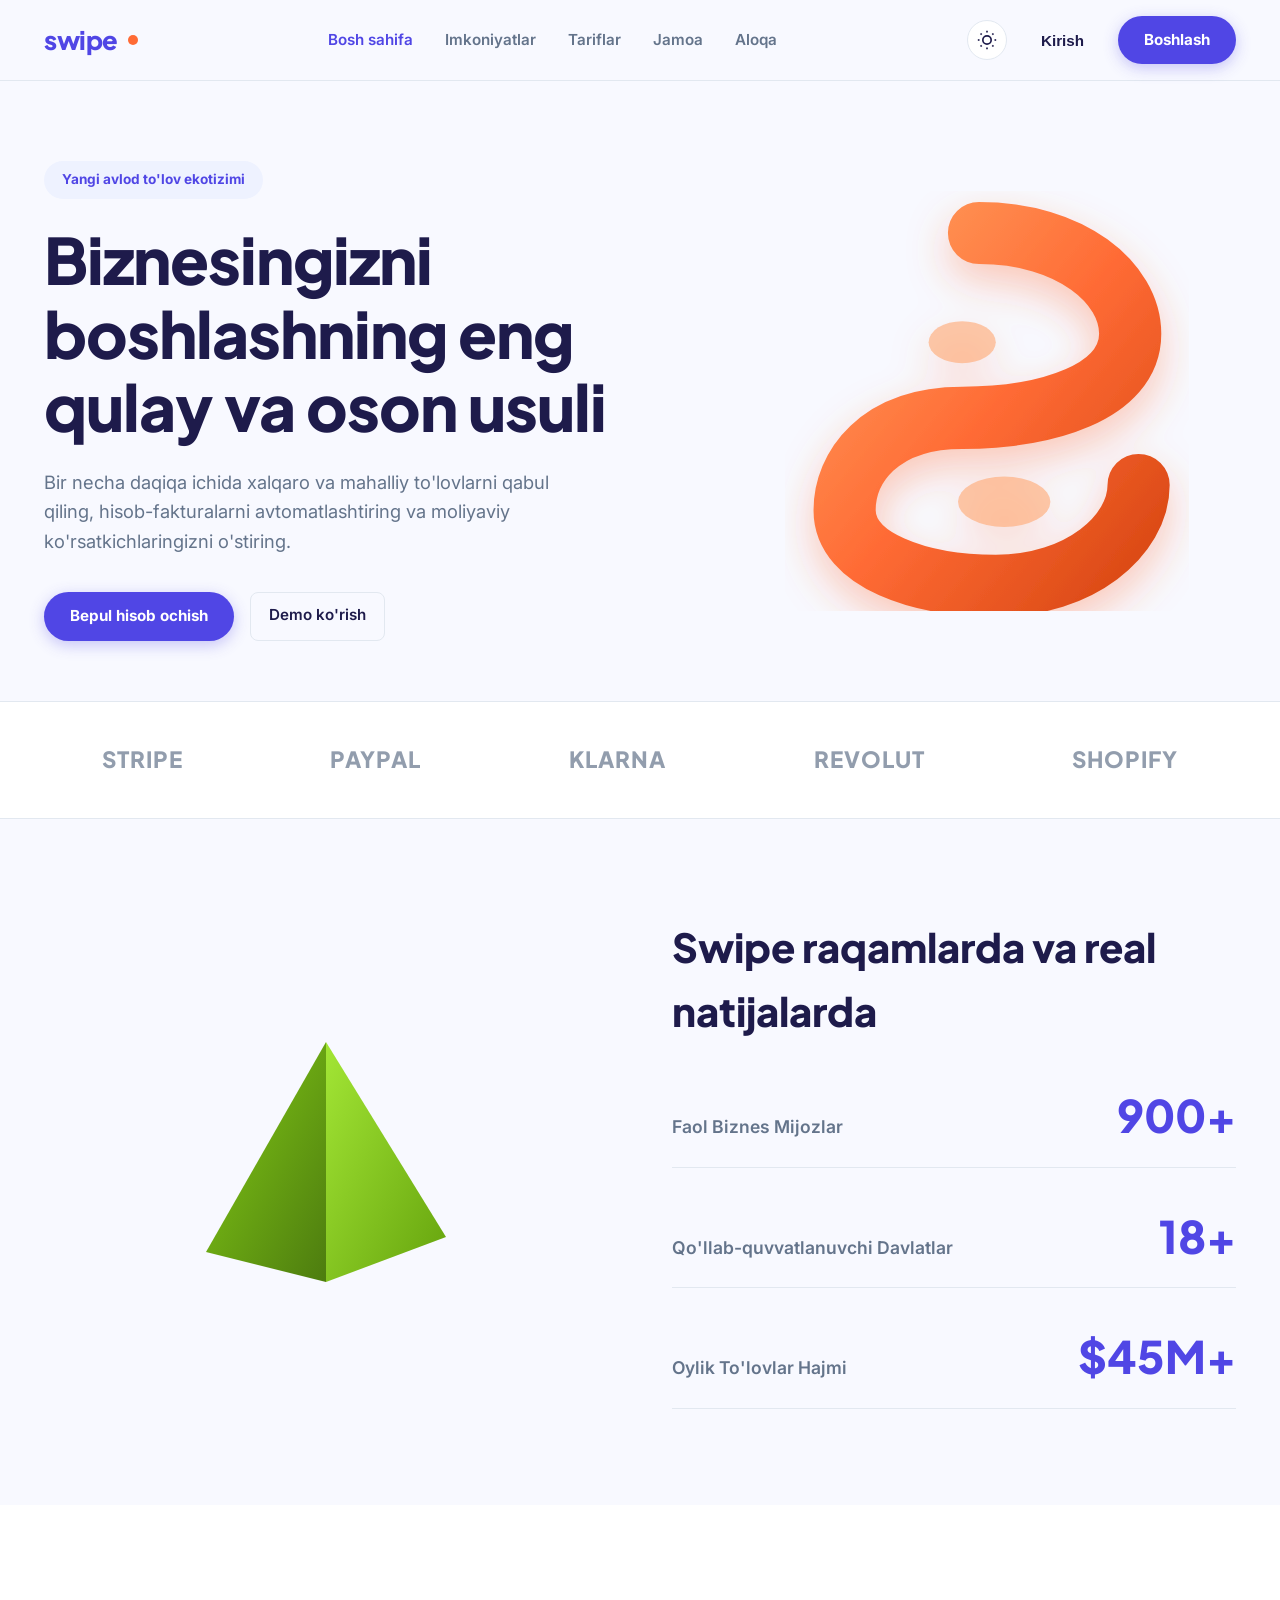
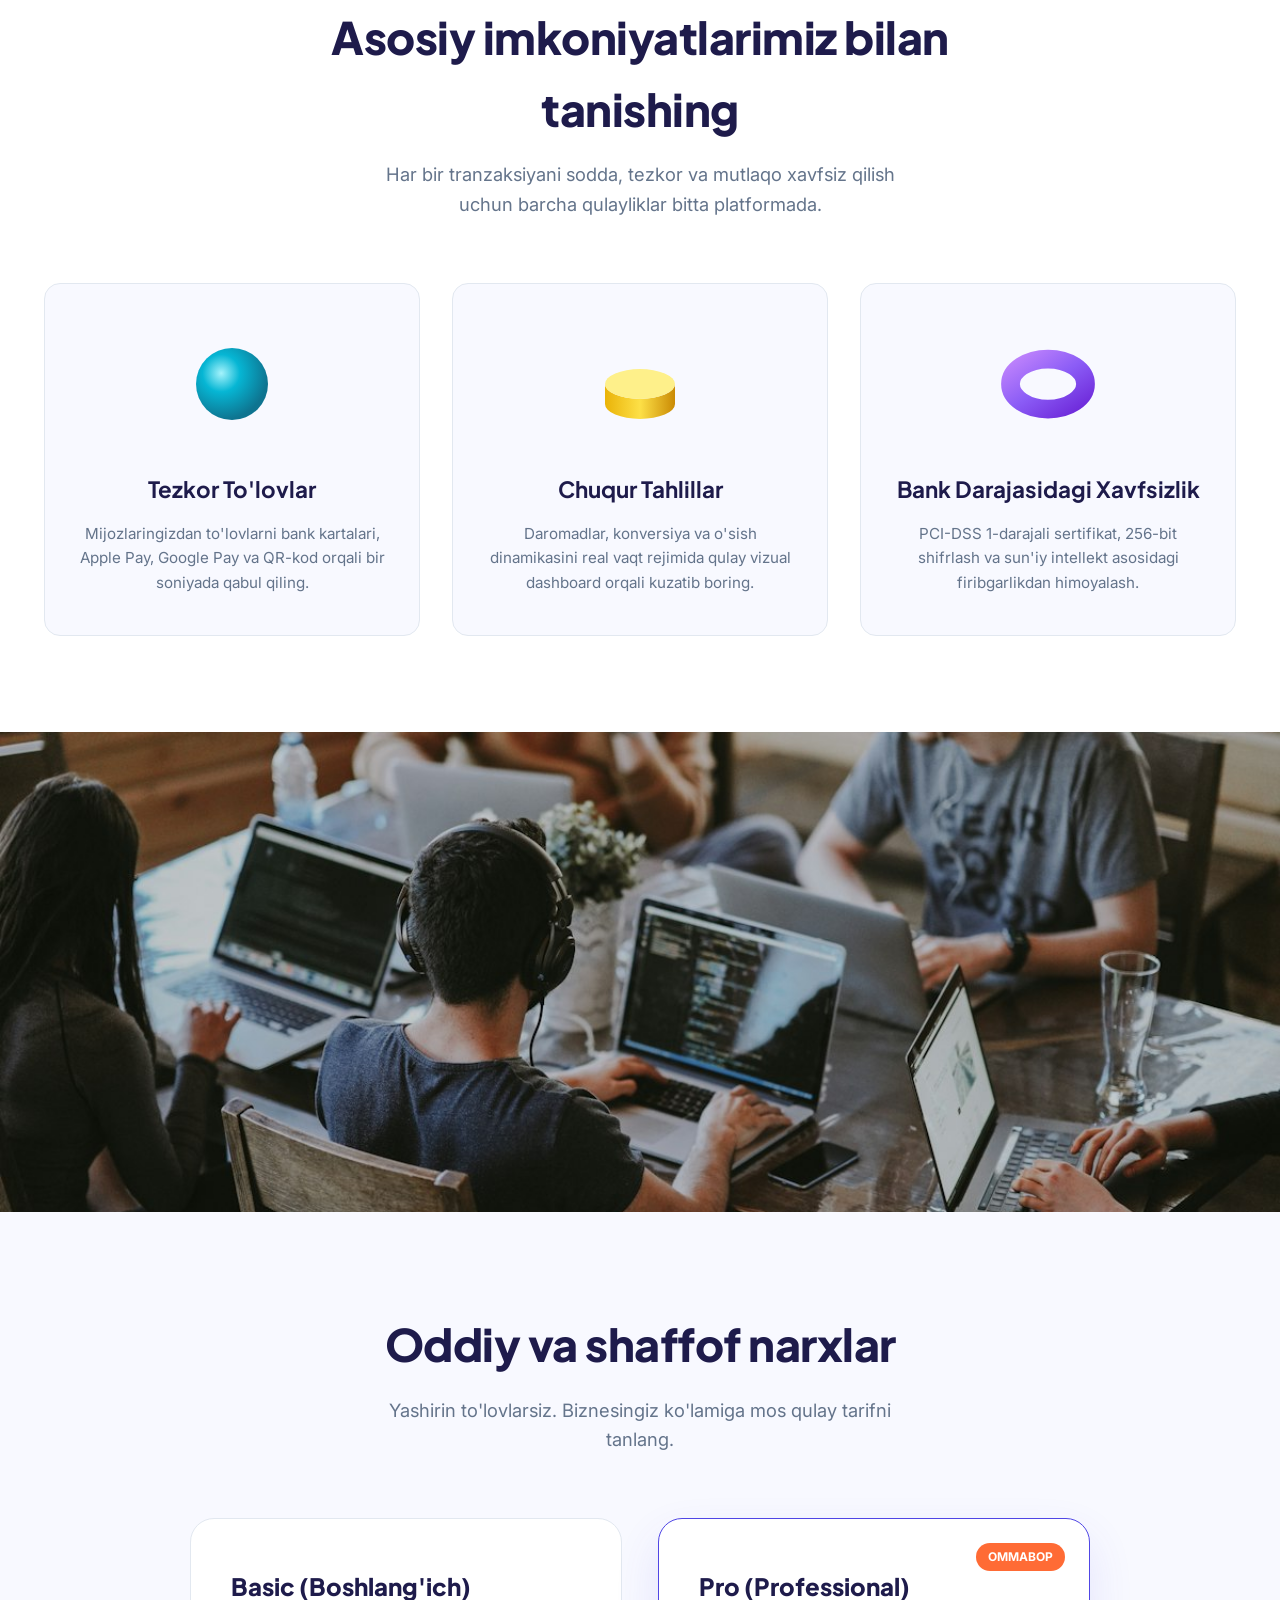
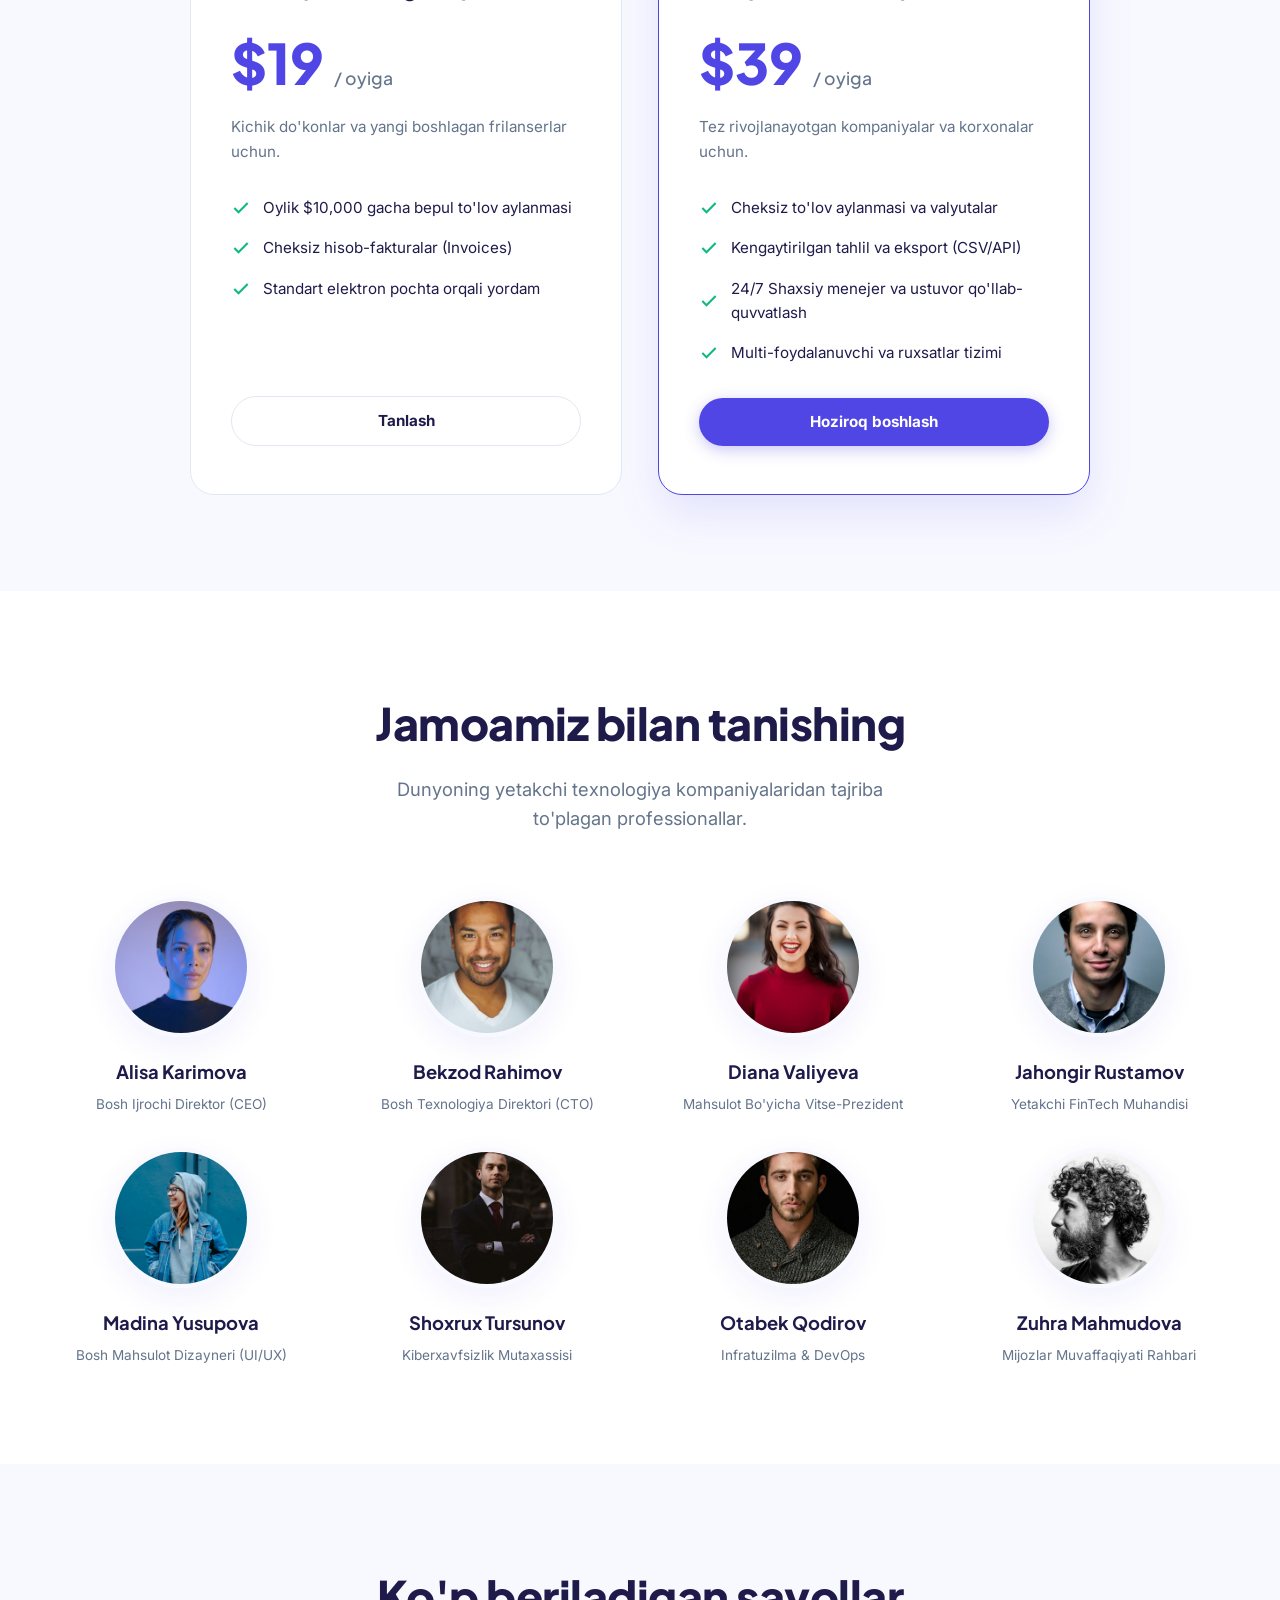
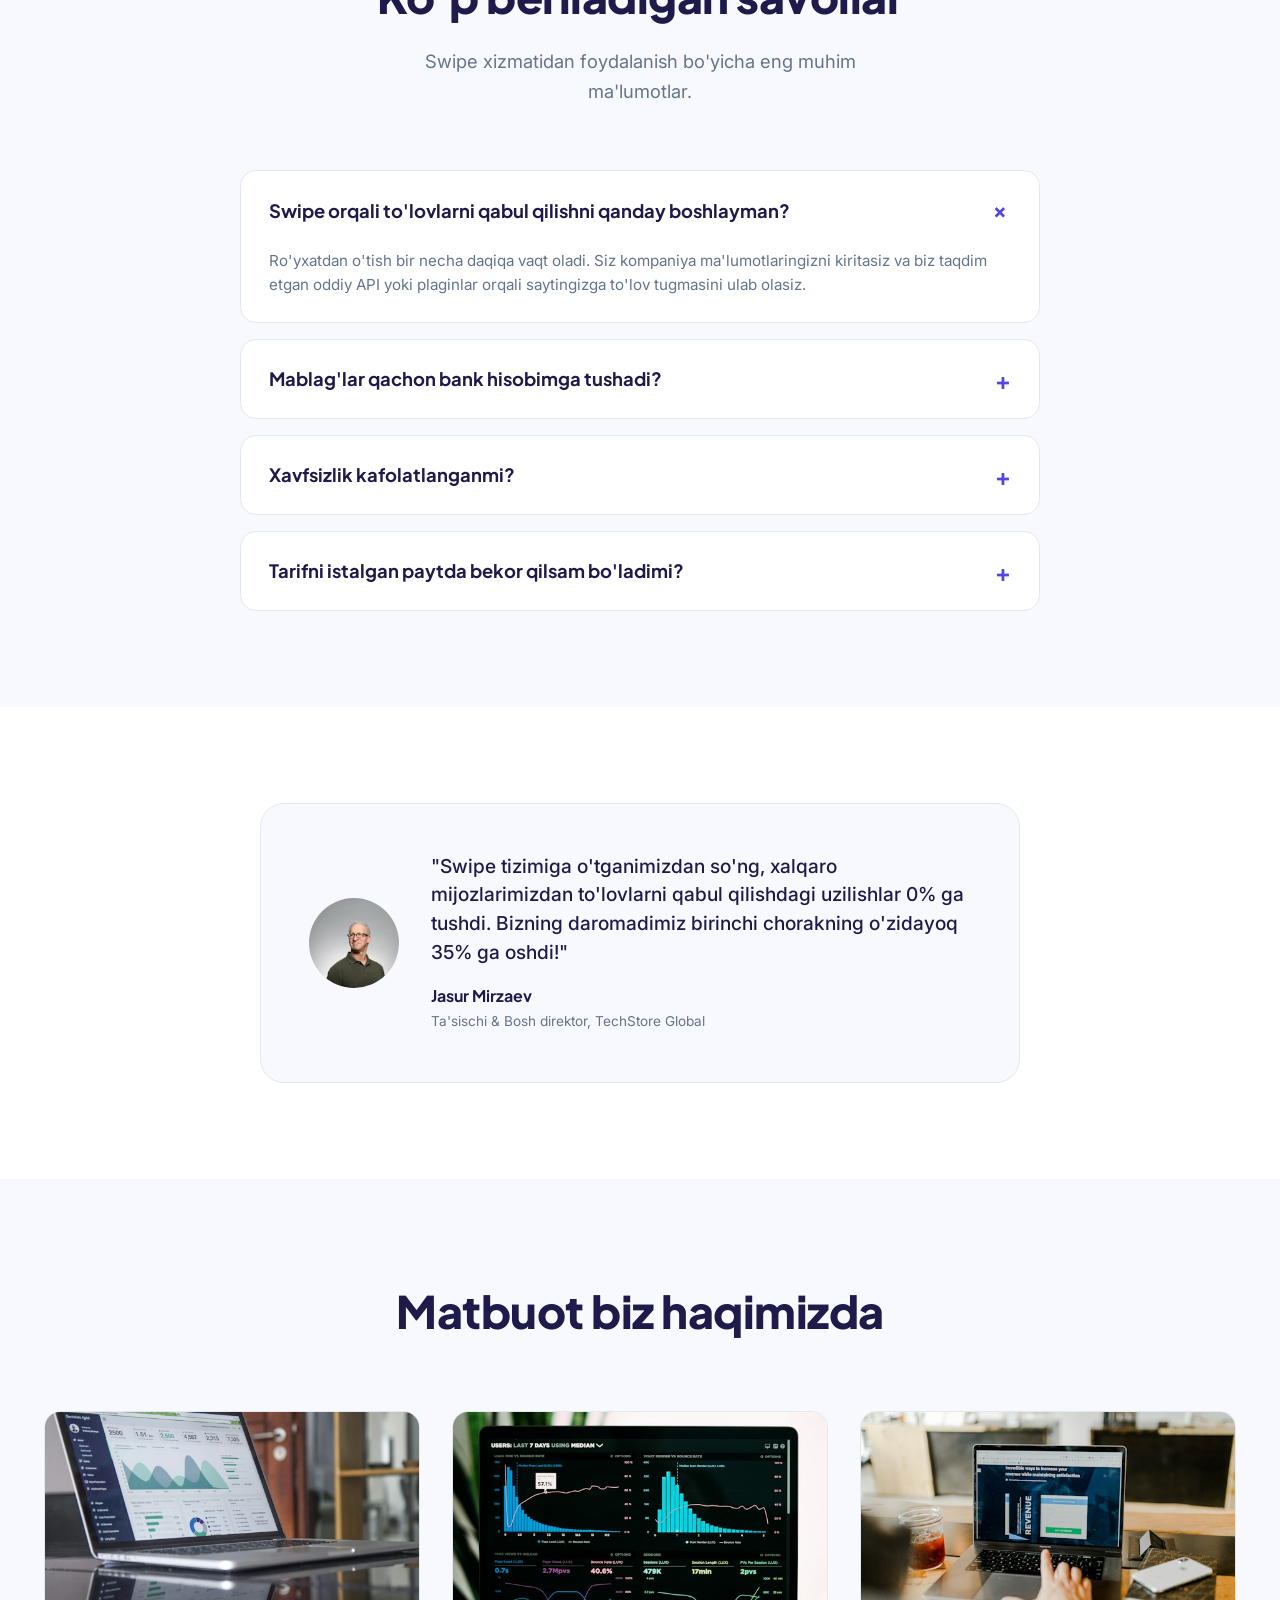
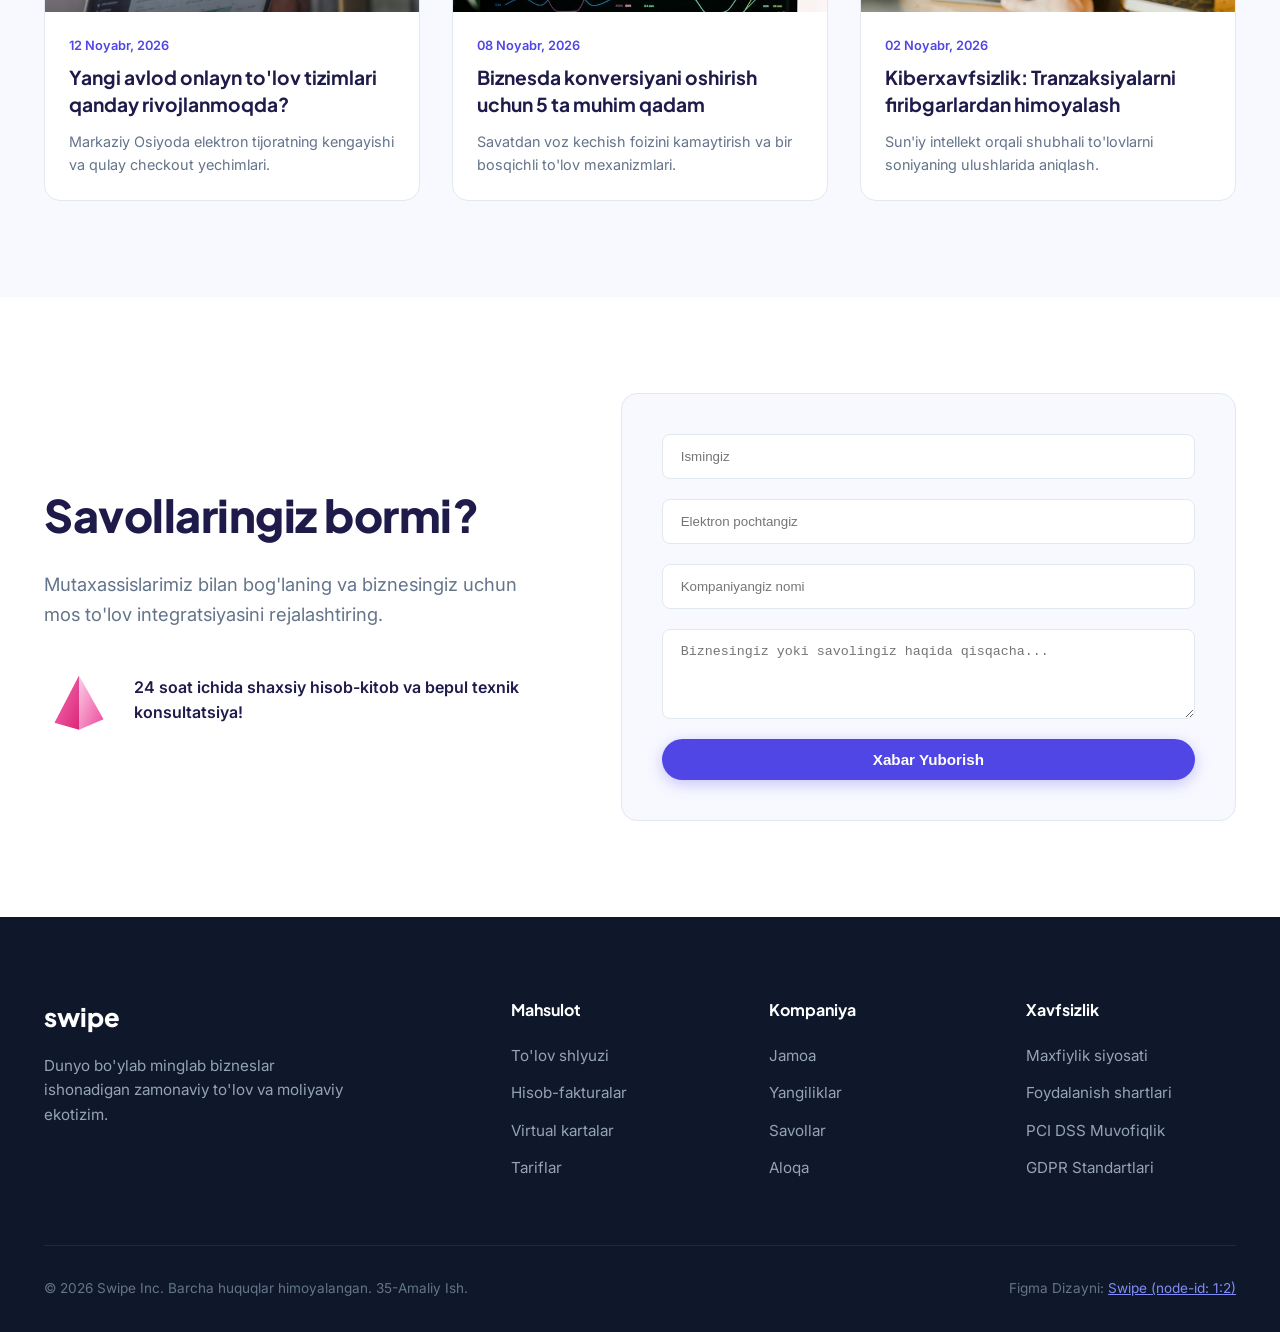
<file: index.html>
<!DOCTYPE html>
<html lang="uz" data-theme="light">
<head>
  <meta charset="UTF-8">
  <meta name="viewport" content="width=device-width, initial-scale=1.0">
  <title>Swipe — Biznesingizni boshlashning eng qulay fintech platformasi</title>
  <meta name="description" content="Kichik va o'rta bizneslar uchun qulay onlayn to'lovlar, faktura va moliyaviy boshqaruv platformasi — Swipe (35-Amaliy Ish).">
  
  <link rel="preconnect" href="https://fonts.googleapis.com">
  <link rel="preconnect" href="https://fonts.gstatic.com" crossorigin>
  <link href="https://fonts.googleapis.com/css2?family=Inter:wght@400;500;600;700&family=Plus+Jakarta+Sans:wght@600;700;800&display=swap" rel="stylesheet">
  
  <link rel="stylesheet" href="css/styles.css">
  <link rel="icon" type="image/png" href="figma_preview.png">
</head>
<body>

  <!-- SAYT SARLAVHASI (HEADER) -->
  <header class="site-header">
    <div class="container header-inner">
      <a href="index.html" class="brand-logo">
        <span>swipe</span>
        <div class="brand-dot"></div>
      </a>

      <ul class="nav-menu">
        <li><a href="index.html" class="nav-link active">Bosh sahifa</a></li>
        <li><a href="features.html" class="nav-link">Imkoniyatlar</a></li>
        <li><a href="pricing.html" class="nav-link">Tariflar</a></li>
        <li><a href="about.html" class="nav-link">Jamoa</a></li>
        <li><a href="contact.html" class="nav-link">Aloqa</a></li>
      </ul>

      <div class="header-actions">
        <button id="themeToggleBtn" class="theme-toggle-btn" aria-label="Rejim">
          <svg width="20" height="20" viewBox="0 0 24 24" fill="none" stroke="currentColor" stroke-width="2"><circle cx="12" cy="12" r="5"/><line x1="12" y1="1" x2="12" y2="3"/><line x1="12" y1="21" x2="12" y2="23"/><line x1="4.22" y1="4.22" x2="5.64" y2="5.64"/><line x1="18.36" y1="18.36" x2="19.78" y2="19.78"/><line x1="1" y1="12" x2="3" y2="12"/><line x1="21" y1="12" x2="23" y2="12"/><line x1="4.22" y1="19.78" x2="5.64" y2="18.36"/><line x1="18.36" y1="5.64" x2="19.78" y2="4.22"/></svg>
        </button>
        <button class="btn-ghost">Kirish</button>
        <a href="#contact" class="btn-primary">Boshlash</a>
      </div>
    </div>
  </header>

  <main>
    <!-- HERO BO'LIMI -->
    <section class="hero-section">
      <div class="container hero-grid">
        <div class="hero-content">
          <div class="hero-badge">Yangi avlod to'lov ekotizimi</div>
          <h1 class="hero-title">
            Biznesingizni boshlashning eng qulay va oson usuli
          </h1>
          <p class="hero-desc">
            Bir necha daqiqa ichida xalqaro va mahalliy to'lovlarni qabul qiling, hisob-fakturalarni avtomatlashtiring va moliyaviy ko'rsatkichlaringizni o'stiring.
          </p>
          <div style="display: flex; gap: 16px;">
            <a href="#contact" class="btn-primary">Bepul hisob ochish</a>
            <a href="#features" class="btn-ghost" style="border: 1px solid var(--color-border);">Demo ko'rish</a>
          </div>
        </div>

        <div class="hero-3d-wrap">
          <img src="assets/spiral-3d.svg" alt="Swipe 3D figura" class="spiral-shape">
        </div>
      </div>
    </section>

    <!-- HAMKORLAR -->
    <section class="partners-band">
      <div class="container partners-wrap">
        <div class="partner-item">STRIPE</div>
        <div class="partner-item">PAYPAL</div>
        <div class="partner-item">KLARNA</div>
        <div class="partner-item">REVOLUT</div>
        <div class="partner-item">SHOPIFY</div>
      </div>
    </section>

    <!-- RAQAMLARDA (IN NUMBERS) -->
    <section class="numbers-section">
      <div class="container numbers-grid">
        <div class="numbers-visual">
          <img src="assets/pyramid-green.svg" alt="Swipe 3D Yashil Piramida" class="pyramid-img">
        </div>

        <div class="numbers-content">
          <h2>Swipe raqamlarda va real natijalarda</h2>
          <div class="stats-list">
            <div class="stat-row">
              <span class="stat-label">Faol Biznes Mijozlar</span>
              <span class="stat-number" data-val="1000" data-suffix="+">1000+</span>
            </div>
            <div class="stat-row">
              <span class="stat-label">Qo'llab-quvvatlanuvchi Davlatlar</span>
              <span class="stat-number" data-val="20" data-suffix="+">20+</span>
            </div>
            <div class="stat-row">
              <span class="stat-label">Oylik To'lovlar Hajmi</span>
              <span class="stat-number" data-val="50" data-prefix="$" data-suffix="M+">$50M+</span>
            </div>
          </div>
        </div>
      </div>
    </section>

    <!-- ASOSIY XUSUSIYATLAR (MAIN FEATURES) -->
    <section id="features" class="features-section">
      <div class="container">
        <div class="section-header">
          <h2 class="section-title">Asosiy imkoniyatlarimiz bilan tanishing</h2>
          <p class="hero-desc" style="margin: 0 auto;">Har bir tranzaksiyani sodda, tezkor va mutlaqo xavfsiz qilish uchun barcha qulayliklar bitta platformada.</p>
        </div>

        <div class="features-grid">
          <div class="feature-card">
            <div class="feature-icon-wrap">
              <img src="assets/sphere-cyan.svg" alt="Tezkor To'lovlar" style="width: 90px;">
            </div>
            <h3 class="feature-title">Tezkor To'lovlar</h3>
            <p class="feature-desc">Mijozlaringizdan to'lovlarni bank kartalari, Apple Pay, Google Pay va QR-kod orqali bir soniyada qabul qiling.</p>
          </div>

          <div class="feature-card">
            <div class="feature-icon-wrap">
              <img src="assets/cylinder-yellow.svg" alt="Moliyaviy Tahlillar" style="width: 100px;">
            </div>
            <h3 class="feature-title">Chuqur Tahlillar</h3>
            <p class="feature-desc">Daromadlar, konversiya va o'sish dinamikasini real vaqt rejimida qulay vizual dashboard orqali kuzatib boring.</p>
          </div>

          <div class="feature-card">
            <div class="feature-icon-wrap">
              <img src="assets/torus-purple.svg" alt="Xavfsizlik & Fraud Himoya" style="width: 100px;">
            </div>
            <h3 class="feature-title">Bank Darajasidagi Xavfsizlik</h3>
            <p class="feature-desc">PCI-DSS 1-darajali sertifikat, 256-bit shifrlash va sun'iy intellekt asosidagi firibgarlikdan himoyalash.</p>
          </div>
        </div>
      </div>
    </section>

    <!-- OFIS BANNERI -->
    <section class="office-banner-section">
      <img src="assets/team-office.jpg" alt="Swipe xalqaro mutaxassislar jamoasi">
    </section>

    <!-- NARX REJALARI (PRICING PLANS) -->
    <section id="pricing" class="pricing-section">
      <div class="container">
        <div class="section-header">
          <h2 class="section-title">Oddiy va shaffof narxlar</h2>
          <p class="hero-desc" style="margin: 0 auto;">Yashirin to'lovlarsiz. Biznesingiz ko'lamiga mos qulay tarifni tanlang.</p>
        </div>

        <div class="pricing-grid">
          <div class="pricing-card">
            <h3 class="plan-name">Basic (Boshlang'ich)</h3>
            <div class="plan-price">$19 <span>/ oyiga</span></div>
            <p style="color: var(--color-text-muted); font-size: 0.95rem;">Kichik do'konlar va yangi boshlagan frilanserlar uchun.</p>
            <ul class="plan-features">
              <li>
                <svg width="20" height="20" viewBox="0 0 24 24" fill="none" stroke="currentColor" stroke-width="2.5"><polyline points="20 6 9 17 4 12"/></svg>
                Oylik $10,000 gacha bepul to'lov aylanmasi
              </li>
              <li>
                <svg width="20" height="20" viewBox="0 0 24 24" fill="none" stroke="currentColor" stroke-width="2.5"><polyline points="20 6 9 17 4 12"/></svg>
                Cheksiz hisob-fakturalar (Invoices)
              </li>
              <li>
                <svg width="20" height="20" viewBox="0 0 24 24" fill="none" stroke="currentColor" stroke-width="2.5"><polyline points="20 6 9 17 4 12"/></svg>
                Standart elektron pochta orqali yordam
              </li>
            </ul>
            <a href="#contact" class="btn-primary" style="background: var(--color-surface); color: var(--color-text); border: 1px solid var(--color-border); box-shadow: none;">Tanlash</a>
          </div>

          <div class="pricing-card featured">
            <div class="pricing-badge">Ommabop</div>
            <h3 class="plan-name">Pro (Professional)</h3>
            <div class="plan-price">$39 <span>/ oyiga</span></div>
            <p style="color: var(--color-text-muted); font-size: 0.95rem;">Tez rivojlanayotgan kompaniyalar va korxonalar uchun.</p>
            <ul class="plan-features">
              <li>
                <svg width="20" height="20" viewBox="0 0 24 24" fill="none" stroke="currentColor" stroke-width="2.5"><polyline points="20 6 9 17 4 12"/></svg>
                Cheksiz to'lov aylanmasi va valyutalar
              </li>
              <li>
                <svg width="20" height="20" viewBox="0 0 24 24" fill="none" stroke="currentColor" stroke-width="2.5"><polyline points="20 6 9 17 4 12"/></svg>
                Kengaytirilgan tahlil va eksport (CSV/API)
              </li>
              <li>
                <svg width="20" height="20" viewBox="0 0 24 24" fill="none" stroke="currentColor" stroke-width="2.5"><polyline points="20 6 9 17 4 12"/></svg>
                24/7 Shaxsiy menejer va ustuvor qo'llab-quvvatlash
              </li>
              <li>
                <svg width="20" height="20" viewBox="0 0 24 24" fill="none" stroke="currentColor" stroke-width="2.5"><polyline points="20 6 9 17 4 12"/></svg>
                Multi-foydalanuvchi va ruxsatlar tizimi
              </li>
            </ul>
            <a href="#contact" class="btn-primary">Hoziroq boshlash</a>
          </div>
        </div>
      </div>
    </section>

    <!-- JAMOA BILAN TANISHING (MEET THE TEAM) -->
    <section id="team" class="team-section">
      <div class="container">
        <div class="section-header">
          <h2 class="section-title">Jamoamiz bilan tanishing</h2>
          <p class="hero-desc" style="margin: 0 auto;">Dunyoning yetakchi texnologiya kompaniyalaridan tajriba to'plagan professionallar.</p>
        </div>

        <div class="team-grid">
          <div class="team-card">
            <div class="team-avatar"><img src="assets/team-1.jpg" alt="Alisa Karimova"></div>
            <h4 class="team-name">Alisa Karimova</h4>
            <span class="team-role">Bosh Ijrochi Direktor (CEO)</span>
          </div>

          <div class="team-card">
            <div class="team-avatar"><img src="assets/team-2.jpg" alt="Bekzod Rahimov"></div>
            <h4 class="team-name">Bekzod Rahimov</h4>
            <span class="team-role">Bosh Texnologiya Direktori (CTO)</span>
          </div>

          <div class="team-card">
            <div class="team-avatar"><img src="assets/team-3.jpg" alt="Diana Valiyeva"></div>
            <h4 class="team-name">Diana Valiyeva</h4>
            <span class="team-role">Mahsulot Bo'yicha Vitse-Prezident</span>
          </div>

          <div class="team-card">
            <div class="team-avatar"><img src="assets/team-4.jpg" alt="Jahongir Rustamov"></div>
            <h4 class="team-name">Jahongir Rustamov</h4>
            <span class="team-role">Yetakchi FinTech Muhandisi</span>
          </div>

          <div class="team-card">
            <div class="team-avatar"><img src="assets/team-5.jpg" alt="Madina Yusupova"></div>
            <h4 class="team-name">Madina Yusupova</h4>
            <span class="team-role">Bosh Mahsulot Dizayneri (UI/UX)</span>
          </div>

          <div class="team-card">
            <div class="team-avatar"><img src="assets/team-6.jpg" alt="Shoxrux Tursunov"></div>
            <h4 class="team-name">Shoxrux Tursunov</h4>
            <span class="team-role">Kiberxavfsizlik Mutaxassisi</span>
          </div>

          <div class="team-card">
            <div class="team-avatar"><img src="assets/team-7.jpg" alt="Otabek Qodirov"></div>
            <h4 class="team-name">Otabek Qodirov</h4>
            <span class="team-role">Infratuzilma & DevOps</span>
          </div>

          <div class="team-card">
            <div class="team-avatar"><img src="assets/team-8.jpg" alt="Zuhra Mahmudova"></div>
            <h4 class="team-name">Zuhra Mahmudova</h4>
            <span class="team-role">Mijozlar Muvaffaqiyati Rahbari</span>
          </div>
        </div>
      </div>
    </section>

    <!-- SAVOLLAR VA JAVOBLAR (FAQ) -->
    <section id="faq" class="faq-section">
      <div class="container">
        <div class="section-header">
          <h2 class="section-title">Ko'p beriladigan savollar</h2>
          <p class="hero-desc" style="margin: 0 auto;">Swipe xizmatidan foydalanish bo'yicha eng muhim ma'lumotlar.</p>
        </div>

        <div class="faq-list">
          <div class="faq-item active">
            <button class="faq-question">
              <span>Swipe orqali to'lovlarni qabul qilishni qanday boshlayman?</span>
              <span class="faq-icon">+</span>
            </button>
            <div class="faq-answer">
              Ro'yxatdan o'tish bir necha daqiqa vaqt oladi. Siz kompaniya ma'lumotlaringizni kiritasiz va biz taqdim etgan oddiy API yoki plaginlar orqali saytingizga to'lov tugmasini ulab olasiz.
            </div>
          </div>

          <div class="faq-item">
            <button class="faq-question">
              <span>Mablag'lar qachon bank hisobimga tushadi?</span>
              <span class="faq-icon">+</span>
            </button>
            <div class="faq-answer">
              Barcha qabul qilingan to'lovlar har kuni avtomatik tarzda siz ko'rsatgan milliy yoki xalqaro bank hisob raqamingizga o'tkazib beriladi.
            </div>
          </div>

          <div class="faq-item">
            <button class="faq-question">
              <span>Xavfsizlik kafolatlanganmi?</span>
              <span class="faq-icon">+</span>
            </button>
            <div class="faq-answer">
              Ha, Swipe xalqaro PCI DSS Level 1 sertifikatiga ega bo'lib, bank darajasidagi 256-bitli shifrlash hamda 3D Secure 2.0 texnologiyalari bilan to'liq himoyalangan.
            </div>
          </div>

          <div class="faq-item">
            <button class="faq-question">
              <span>Tarifni istalgan paytda bekor qilsam bo'ladimi?</span>
              <span class="faq-icon">+</span>
            </button>
            <div class="faq-answer">
              Albatta! Siz hech qanday majburiyatsiz istalgan paytda obunani to'xtatishingiz yoki tarif rejangizni o'zgartirishingiz mumkin.
            </div>
          </div>
        </div>
      </div>
    </section>

    <!-- MIJOZLAR FIKRI (TESTIMONIALS) -->
    <section class="testimonial-section">
      <div class="container">
        <div class="testimonial-card">
          <div class="testimonial-avatar">
            <img src="assets/testimonial-user.jpg" alt="Jasur Mirzaev">
          </div>
          <div>
            <p class="testimonial-text">
              "Swipe tizimiga o'tganimizdan so'ng, xalqaro mijozlarimizdan to'lovlarni qabul qilishdagi uzilishlar 0% ga tushdi. Bizning daromadimiz birinchi chorakning o'zidayoq 35% ga oshdi!"
            </p>
            <div class="testimonial-author">
              <strong>Jasur Mirzaev</strong>
              <span>Ta'sischi & Bosh direktor, TechStore Global</span>
            </div>
          </div>
        </div>
      </div>
    </section>

    <!-- MATBUOT VA MAQOLALAR (PRESS) -->
    <section id="press" class="press-section">
      <div class="container">
        <div class="section-header">
          <h2 class="section-title">Matbuot biz haqimizda</h2>
        </div>

        <div class="press-grid">
          <div class="press-card">
            <div class="press-thumb"><img src="assets/press-1.jpg" alt="FinTech O'sishi"></div>
            <div class="press-body">
              <span class="press-date">12 Noyabr, 2026</span>
              <h3 class="press-title">Yangi avlod onlayn to'lov tizimlari qanday rivojlanmoqda?</h3>
              <p style="color: var(--color-text-muted); font-size: 0.9rem;">Markaziy Osiyoda elektron tijoratning kengayishi va qulay checkout yechimlari.</p>
            </div>
          </div>

          <div class="press-card">
            <div class="press-thumb"><img src="assets/press-2.jpg" alt="Biznes Tahlili"></div>
            <div class="press-body">
              <span class="press-date">08 Noyabr, 2026</span>
              <h3 class="press-title">Biznesda konversiyani oshirish uchun 5 ta muhim qadam</h3>
              <p style="color: var(--color-text-muted); font-size: 0.9rem;">Savatdan voz kechish foizini kamaytirish va bir bosqichli to'lov mexanizmlari.</p>
            </div>
          </div>

          <div class="press-card">
            <div class="press-thumb"><img src="assets/press-3.jpg" alt="Xavfsizlik Yechimlari"></div>
            <div class="press-body">
              <span class="press-date">02 Noyabr, 2026</span>
              <h3 class="press-title">Kiberxavfsizlik: Tranzaksiyalarni firibgarlardan himoyalash</h3>
              <p style="color: var(--color-text-muted); font-size: 0.9rem;">Sun'iy intellekt orqali shubhali to'lovlarni soniyaning ulushlarida aniqlash.</p>
            </div>
          </div>
        </div>
      </div>
    </section>

    <!-- BOG'LANISH (CONTACT US) -->
    <section id="contact" class="contact-section">
      <div class="container contact-wrap">
        <div>
          <h2 class="section-title" style="margin-bottom: 20px;">Savollaringiz bormi?</h2>
          <p class="hero-desc">Mutaxassislarimiz bilan bog'laning va biznesingiz uchun mos to'lov integratsiyasini rejalashtiring.</p>
          <div style="display: flex; gap: 20px; align-items: center; margin-top: 32px;">
            <img src="assets/pyramid-pink.svg" alt="Pink 3D Shape" style="width: 70px;">
            <p style="font-weight: 600; color: var(--color-text);">24 soat ichida shaxsiy hisob-kitob va bepul texnik konsultatsiya!</p>
          </div>
        </div>

        <div class="contact-form-box">
          <form id="swipeContactForm">
            <input type="text" name="name" placeholder="Ismingiz" required>
            <input type="email" name="email" placeholder="Elektron pochtangiz" required>
            <input type="text" name="company" placeholder="Kompaniyangiz nomi" required>
            <textarea name="message" rows="4" placeholder="Biznesingiz yoki savolingiz haqida qisqacha..." required></textarea>
            <button type="submit" class="btn-primary" style="width: 100%;">Xabar Yuborish</button>
          </form>
        </div>
      </div>
    </section>
  </main>

  <!-- FUTER (FOOTER) -->
  <footer class="site-footer">
    <div class="container">
      <div class="footer-grid">
        <div class="footer-brand">
          <h4>swipe</h4>
          <p>Dunyo bo'ylab minglab bizneslar ishonadigan zamonaviy to'lov va moliyaviy ekotizim.</p>
        </div>

        <div class="footer-col">
          <h5>Mahsulot</h5>
          <ul class="footer-links">
            <li><a href="#features">To'lov shlyuzi</a></li>
            <li><a href="#features">Hisob-fakturalar</a></li>
            <li><a href="#features">Virtual kartalar</a></li>
            <li><a href="#pricing">Tariflar</a></li>
          </ul>
        </div>

        <div class="footer-col">
          <h5>Kompaniya</h5>
          <ul class="footer-links">
            <li><a href="#team">Jamoa</a></li>
            <li><a href="#press">Yangiliklar</a></li>
            <li><a href="#faq">Savollar</a></li>
            <li><a href="#contact">Aloqa</a></li>
          </ul>
        </div>

        <div class="footer-col">
          <h5>Xavfsizlik</h5>
          <ul class="footer-links">
            <li><a href="#">Maxfiylik siyosati</a></li>
            <li><a href="#">Foydalanish shartlari</a></li>
            <li><a href="#">PCI DSS Muvofiqlik</a></li>
            <li><a href="#">GDPR Standartlari</a></li>
          </ul>
        </div>
      </div>

      <div class="footer-bottom">
        <div>© 2026 Swipe Inc. Barcha huquqlar himoyalangan. 35-Amaliy Ish.</div>
        <div>Figma Dizayni: <a href="https://www.figma.com/file/RKq2ORzZcFhfG7g9NYuWhk/Swipe?node-id=1:2" target="_blank" rel="noopener" style="color: #818cf8; text-decoration: underline;">Swipe (node-id: 1:2)</a></div>
      </div>
    </div>
  </footer>

  <script src="js/main.js"></script>
</body>
</html>
</file>
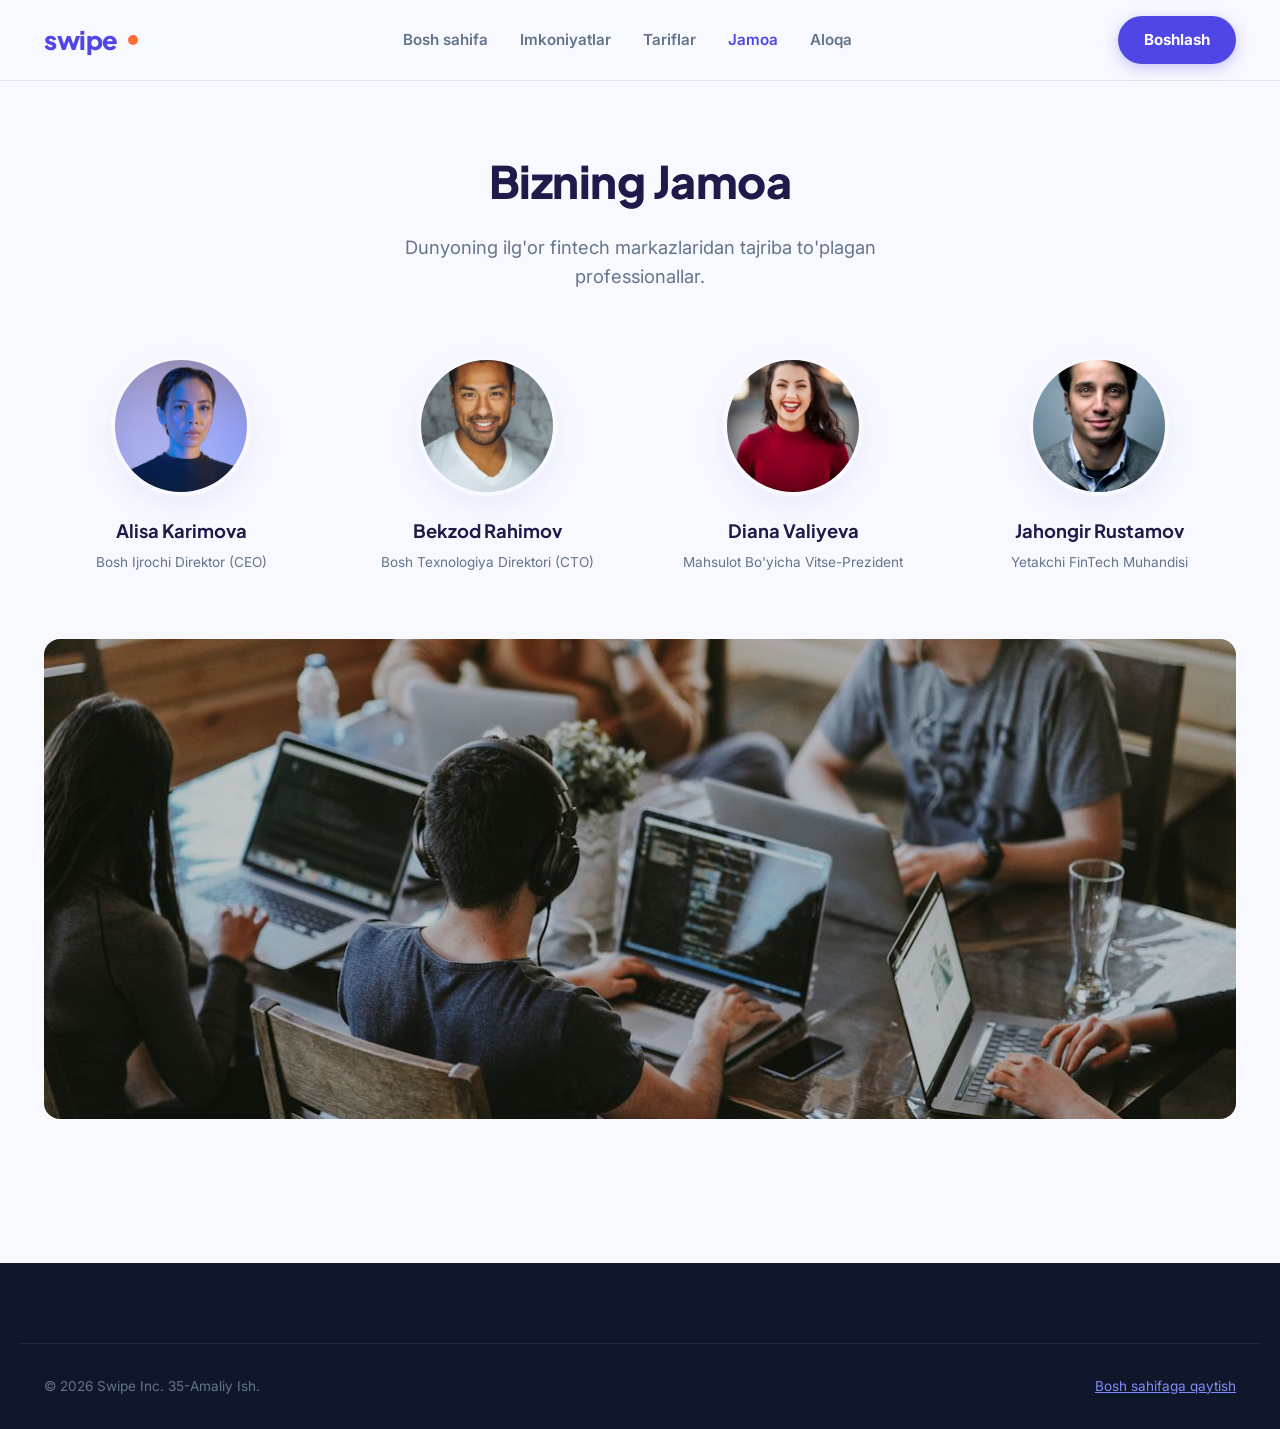
<file: about.html>
<!DOCTYPE html>
<html lang="uz" data-theme="light">
<head>
  <meta charset="UTF-8">
  <meta name="viewport" content="width=device-width, initial-scale=1.0">
  <title>Kompaniya va Jamoa — Swipe</title>
  <meta name="description" content="Swipe to'lov platformasining missiyasi, boshqaruv jamoasi va madaniyati.">
  
  <link rel="preconnect" href="https://fonts.googleapis.com">
  <link rel="preconnect" href="https://fonts.gstatic.com" crossorigin>
  <link href="https://fonts.googleapis.com/css2?family=Inter:wght@400;500;600;700&family=Plus+Jakarta+Sans:wght@600;700;800&display=swap" rel="stylesheet">
  
  <link rel="stylesheet" href="css/styles.css">
  <link rel="icon" type="image/png" href="figma_preview.png">
</head>
<body>

  <!-- HEADER -->
  <header class="site-header">
    <div class="container header-inner">
      <a href="index.html" class="brand-logo">
        <span>swipe</span>
        <div class="brand-dot"></div>
      </a>

      <ul class="nav-menu">
        <li><a href="index.html" class="nav-link">Bosh sahifa</a></li>
        <li><a href="features.html" class="nav-link">Imkoniyatlar</a></li>
        <li><a href="pricing.html" class="nav-link">Tariflar</a></li>
        <li><a href="about.html" class="nav-link active">Jamoa</a></li>
        <li><a href="contact.html" class="nav-link">Aloqa</a></li>
      </ul>

      <div class="header-actions">
        <a href="contact.html" class="btn-primary">Boshlash</a>
      </div>
    </div>
  </header>

  <main class="container" style="padding: 64px 24px 96px;">
    <div class="section-header">
      <h1 class="section-title">Bizning Jamoa</h1>
      <p class="hero-desc" style="margin: 0 auto;">Dunyoning ilg'or fintech markazlaridan tajriba to'plagan professionallar.</p>
    </div>

    <div class="team-grid" style="margin-bottom: 64px;">
      <div class="team-card">
        <div class="team-avatar"><img src="assets/team-1.jpg" alt="Alisa Karimova"></div>
        <h4 class="team-name">Alisa Karimova</h4>
        <span class="team-role">Bosh Ijrochi Direktor (CEO)</span>
      </div>

      <div class="team-card">
        <div class="team-avatar"><img src="assets/team-2.jpg" alt="Bekzod Rahimov"></div>
        <h4 class="team-name">Bekzod Rahimov</h4>
        <span class="team-role">Bosh Texnologiya Direktori (CTO)</span>
      </div>

      <div class="team-card">
        <div class="team-avatar"><img src="assets/team-3.jpg" alt="Diana Valiyeva"></div>
        <h4 class="team-name">Diana Valiyeva</h4>
        <span class="team-role">Mahsulot Bo'yicha Vitse-Prezident</span>
      </div>

      <div class="team-card">
        <div class="team-avatar"><img src="assets/team-4.jpg" alt="Jahongir Rustamov"></div>
        <h4 class="team-name">Jahongir Rustamov</h4>
        <span class="team-role">Yetakchi FinTech Muhandisi</span>
      </div>
    </div>

    <div class="office-banner-section" style="border-radius: 16px; margin-bottom: 48px;">
      <img src="assets/team-office.jpg" alt="Swipe Office">
    </div>
  </main>

  <footer class="site-footer">
    <div class="container footer-bottom">
      <div>© 2026 Swipe Inc. 35-Amaliy Ish.</div>
      <div><a href="index.html" style="color: #818cf8; text-decoration: underline;">Bosh sahifaga qaytish</a></div>
    </div>
  </footer>

  <script src="js/main.js"></script>
</body>
</html>
</file>
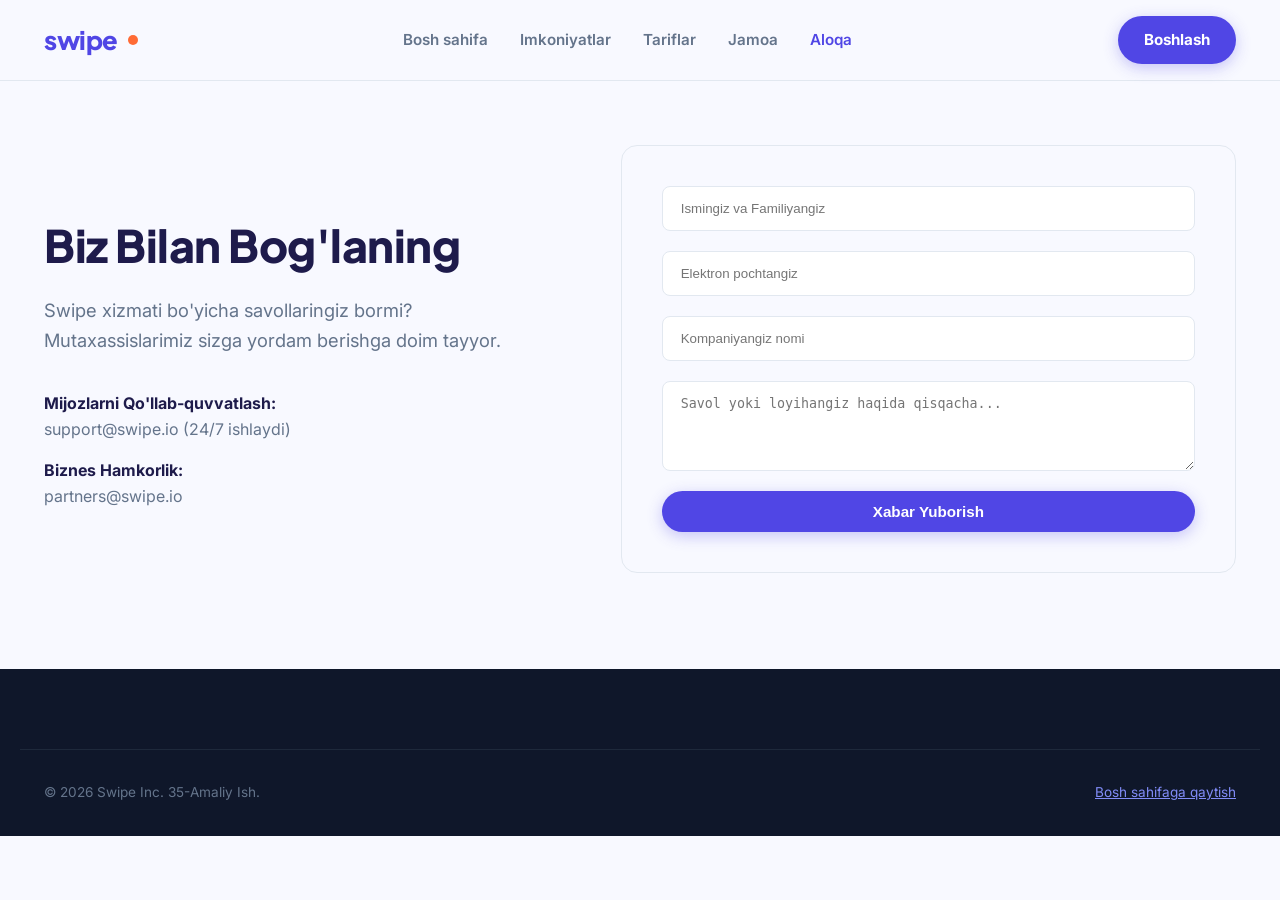
<file: contact.html>
<!DOCTYPE html>
<html lang="uz" data-theme="light">
<head>
  <meta charset="UTF-8">
  <meta name="viewport" content="width=device-width, initial-scale=1.0">
  <title>Aloqa va Bog'lanish — Swipe</title>
  <meta name="description" content="Swipe FinTech mutaxassislari bilan to'lov integratsiyasi va hamkorlik bo'yicha bog'lanish.">
  
  <link rel="preconnect" href="https://fonts.googleapis.com">
  <link rel="preconnect" href="https://fonts.gstatic.com" crossorigin>
  <link href="https://fonts.googleapis.com/css2?family=Inter:wght@400;500;600;700&family=Plus+Jakarta+Sans:wght@600;700;800&display=swap" rel="stylesheet">
  
  <link rel="stylesheet" href="css/styles.css">
  <link rel="icon" type="image/png" href="figma_preview.png">
</head>
<body>

  <!-- HEADER -->
  <header class="site-header">
    <div class="container header-inner">
      <a href="index.html" class="brand-logo">
        <span>swipe</span>
        <div class="brand-dot"></div>
      </a>

      <ul class="nav-menu">
        <li><a href="index.html" class="nav-link">Bosh sahifa</a></li>
        <li><a href="features.html" class="nav-link">Imkoniyatlar</a></li>
        <li><a href="pricing.html" class="nav-link">Tariflar</a></li>
        <li><a href="about.html" class="nav-link">Jamoa</a></li>
        <li><a href="contact.html" class="nav-link active">Aloqa</a></li>
      </ul>

      <div class="header-actions">
        <a href="contact.html" class="btn-primary">Boshlash</a>
      </div>
    </div>
  </header>

  <main class="container" style="padding: 64px 24px 96px;">
    <div class="contact-wrap">
      <div>
        <h1 class="section-title">Biz Bilan Bog'laning</h1>
        <p class="hero-desc">Swipe xizmati bo'yicha savollaringiz bormi? Mutaxassislarimiz sizga yordam berishga doim tayyor.</p>
        <div style="margin-top: 32px; display: flex; flex-direction: column; gap: 16px;">
          <div>
            <strong>Mijozlarni Qo'llab-quvvatlash:</strong>
            <p style="color: var(--color-text-muted);">support@swipe.io (24/7 ishlaydi)</p>
          </div>
          <div>
            <strong>Biznes Hamkorlik:</strong>
            <p style="color: var(--color-text-muted);">partners@swipe.io</p>
          </div>
        </div>
      </div>

      <div class="contact-form-box">
        <form id="swipeContactForm">
          <input type="text" name="name" placeholder="Ismingiz va Familiyangiz" required>
          <input type="email" name="email" placeholder="Elektron pochtangiz" required>
          <input type="text" name="company" placeholder="Kompaniyangiz nomi" required>
          <textarea name="message" rows="4" placeholder="Savol yoki loyihangiz haqida qisqacha..." required></textarea>
          <button type="submit" class="btn-primary" style="width: 100%;">Xabar Yuborish</button>
        </form>
      </div>
    </div>
  </main>

  <footer class="site-footer">
    <div class="container footer-bottom">
      <div>© 2026 Swipe Inc. 35-Amaliy Ish.</div>
      <div><a href="index.html" style="color: #818cf8; text-decoration: underline;">Bosh sahifaga qaytish</a></div>
    </div>
  </footer>

  <script src="js/main.js"></script>
</body>
</html>
</file>
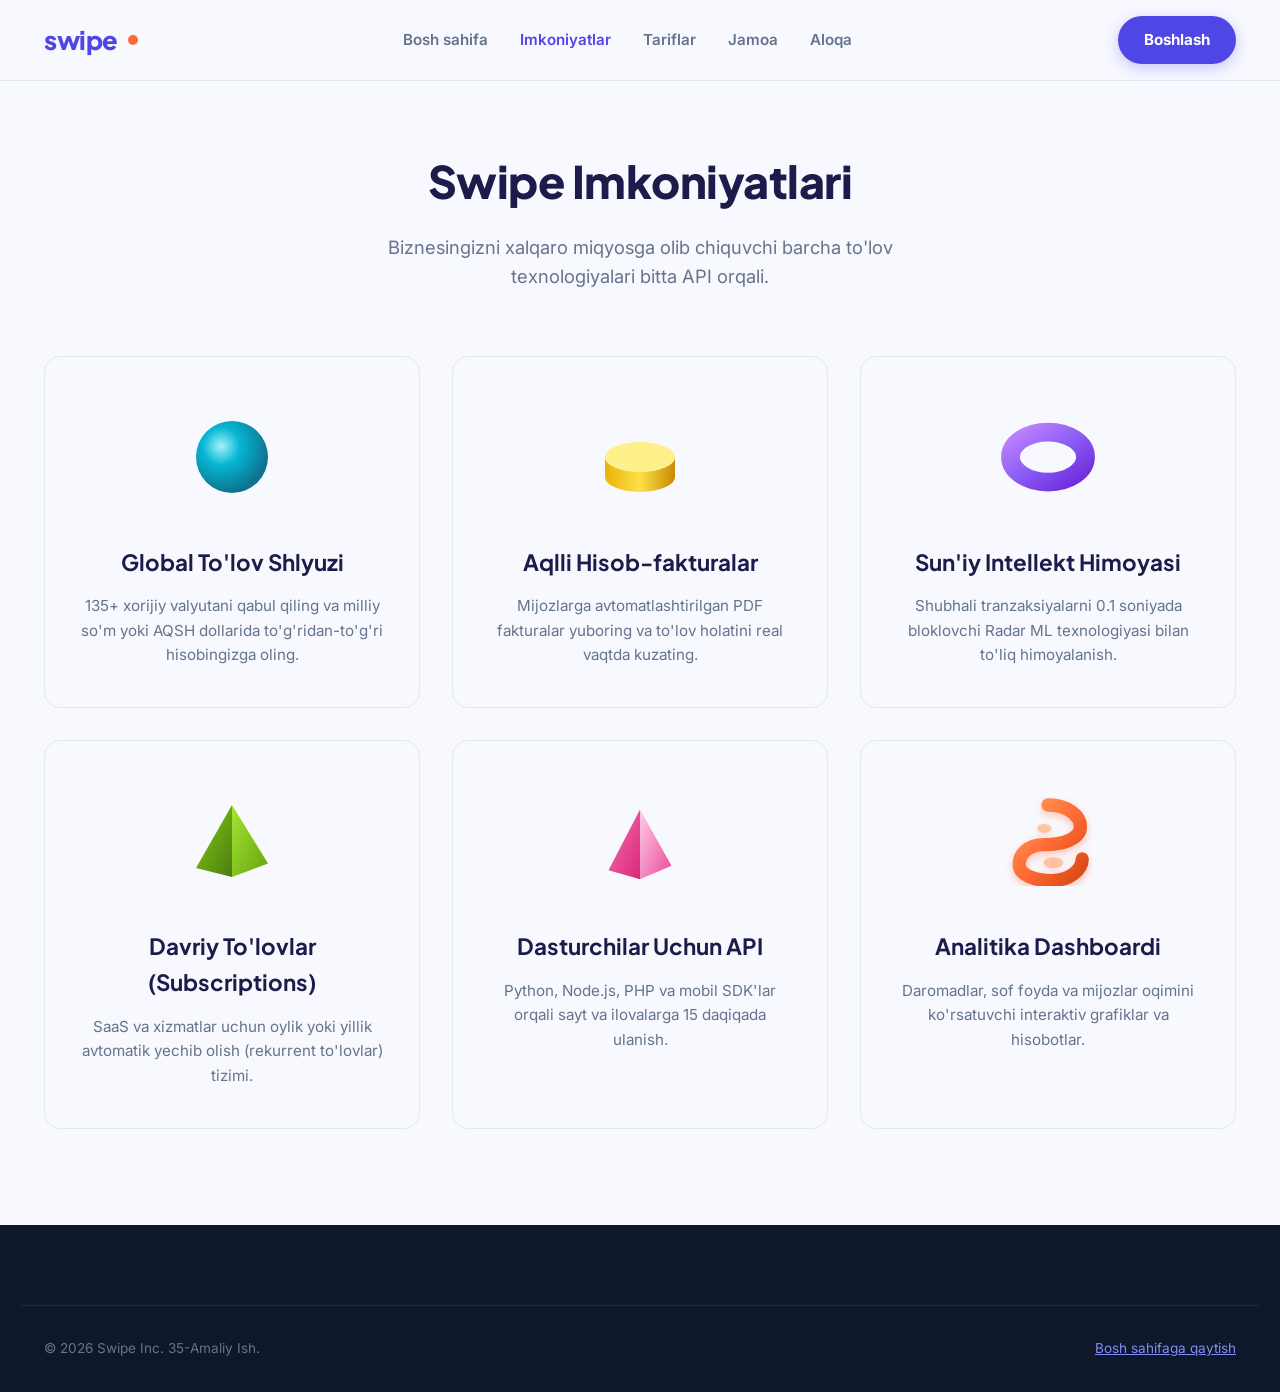
<file: features.html>
<!DOCTYPE html>
<html lang="uz" data-theme="light">
<head>
  <meta charset="UTF-8">
  <meta name="viewport" content="width=device-width, initial-scale=1.0">
  <title>Imkoniyatlar — Swipe FinTech Platformasi</title>
  <meta name="description" content="Swipe to'lov shlyuzi, hisob-fakturalar, avtomatlashtirilgan to'lovlar va 3D Secure xavfsizlik imkoniyatlari.">
  
  <link rel="preconnect" href="https://fonts.googleapis.com">
  <link rel="preconnect" href="https://fonts.gstatic.com" crossorigin>
  <link href="https://fonts.googleapis.com/css2?family=Inter:wght@400;500;600;700&family=Plus+Jakarta+Sans:wght@600;700;800&display=swap" rel="stylesheet">
  
  <link rel="stylesheet" href="css/styles.css">
  <link rel="icon" type="image/png" href="figma_preview.png">
</head>
<body>

  <!-- HEADER -->
  <header class="site-header">
    <div class="container header-inner">
      <a href="index.html" class="brand-logo">
        <span>swipe</span>
        <div class="brand-dot"></div>
      </a>

      <ul class="nav-menu">
        <li><a href="index.html" class="nav-link">Bosh sahifa</a></li>
        <li><a href="features.html" class="nav-link active">Imkoniyatlar</a></li>
        <li><a href="pricing.html" class="nav-link">Tariflar</a></li>
        <li><a href="about.html" class="nav-link">Jamoa</a></li>
        <li><a href="contact.html" class="nav-link">Aloqa</a></li>
      </ul>

      <div class="header-actions">
        <a href="contact.html" class="btn-primary">Boshlash</a>
      </div>
    </div>
  </header>

  <main class="container" style="padding: 64px 24px 96px;">
    <div class="section-header">
      <h1 class="section-title">Swipe Imkoniyatlari</h1>
      <p class="hero-desc" style="margin: 0 auto;">Biznesingizni xalqaro miqyosga olib chiquvchi barcha to'lov texnologiyalari bitta API orqali.</p>
    </div>

    <div class="features-grid">
      <div class="feature-card">
        <div class="feature-icon-wrap">
          <img src="assets/sphere-cyan.svg" alt="Tezkor To'lovlar" style="width: 90px;">
        </div>
        <h3 class="feature-title">Global To'lov Shlyuzi</h3>
        <p class="feature-desc">135+ xorijiy valyutani qabul qiling va milliy so'm yoki AQSH dollarida to'g'ridan-to'g'ri hisobingizga oling.</p>
      </div>

      <div class="feature-card">
        <div class="feature-icon-wrap">
          <img src="assets/cylinder-yellow.svg" alt="Moliyaviy Tahlillar" style="width: 100px;">
        </div>
        <h3 class="feature-title">Aqlli Hisob-fakturalar</h3>
        <p class="feature-desc">Mijozlarga avtomatlashtirilgan PDF fakturalar yuboring va to'lov holatini real vaqtda kuzating.</p>
      </div>

      <div class="feature-card">
        <div class="feature-icon-wrap">
          <img src="assets/torus-purple.svg" alt="Xavfsizlik" style="width: 100px;">
        </div>
        <h3 class="feature-title">Sun'iy Intellekt Himoyasi</h3>
        <p class="feature-desc">Shubhali tranzaksiyalarni 0.1 soniyada bloklovchi Radar ML texnologiyasi bilan to'liq himoyalanish.</p>
      </div>

      <div class="feature-card">
        <div class="feature-icon-wrap">
          <img src="assets/pyramid-green.svg" alt="Obuna" style="width: 90px;">
        </div>
        <h3 class="feature-title">Davriy To'lovlar (Subscriptions)</h3>
        <p class="feature-desc">SaaS va xizmatlar uchun oylik yoki yillik avtomatik yechib olish (rekurrent to'lovlar) tizimi.</p>
      </div>

      <div class="feature-card">
        <div class="feature-icon-wrap">
          <img src="assets/pyramid-pink.svg" alt="API" style="width: 90px;">
        </div>
        <h3 class="feature-title">Dasturchilar Uchun API</h3>
        <p class="feature-desc">Python, Node.js, PHP va mobil SDK'lar orqali sayt va ilovalarga 15 daqiqada ulanish.</p>
      </div>

      <div class="feature-card">
        <div class="feature-icon-wrap">
          <img src="assets/spiral-3d.svg" alt="Dashboard" style="width: 90px;">
        </div>
        <h3 class="feature-title">Analitika Dashboardi</h3>
        <p class="feature-desc">Daromadlar, sof foyda va mijozlar oqimini ko'rsatuvchi interaktiv grafiklar va hisobotlar.</p>
      </div>
    </div>
  </main>

  <footer class="site-footer">
    <div class="container footer-bottom">
      <div>© 2026 Swipe Inc. 35-Amaliy Ish.</div>
      <div><a href="index.html" style="color: #818cf8; text-decoration: underline;">Bosh sahifaga qaytish</a></div>
    </div>
  </footer>

  <script src="js/main.js"></script>
</body>
</html>
</file>
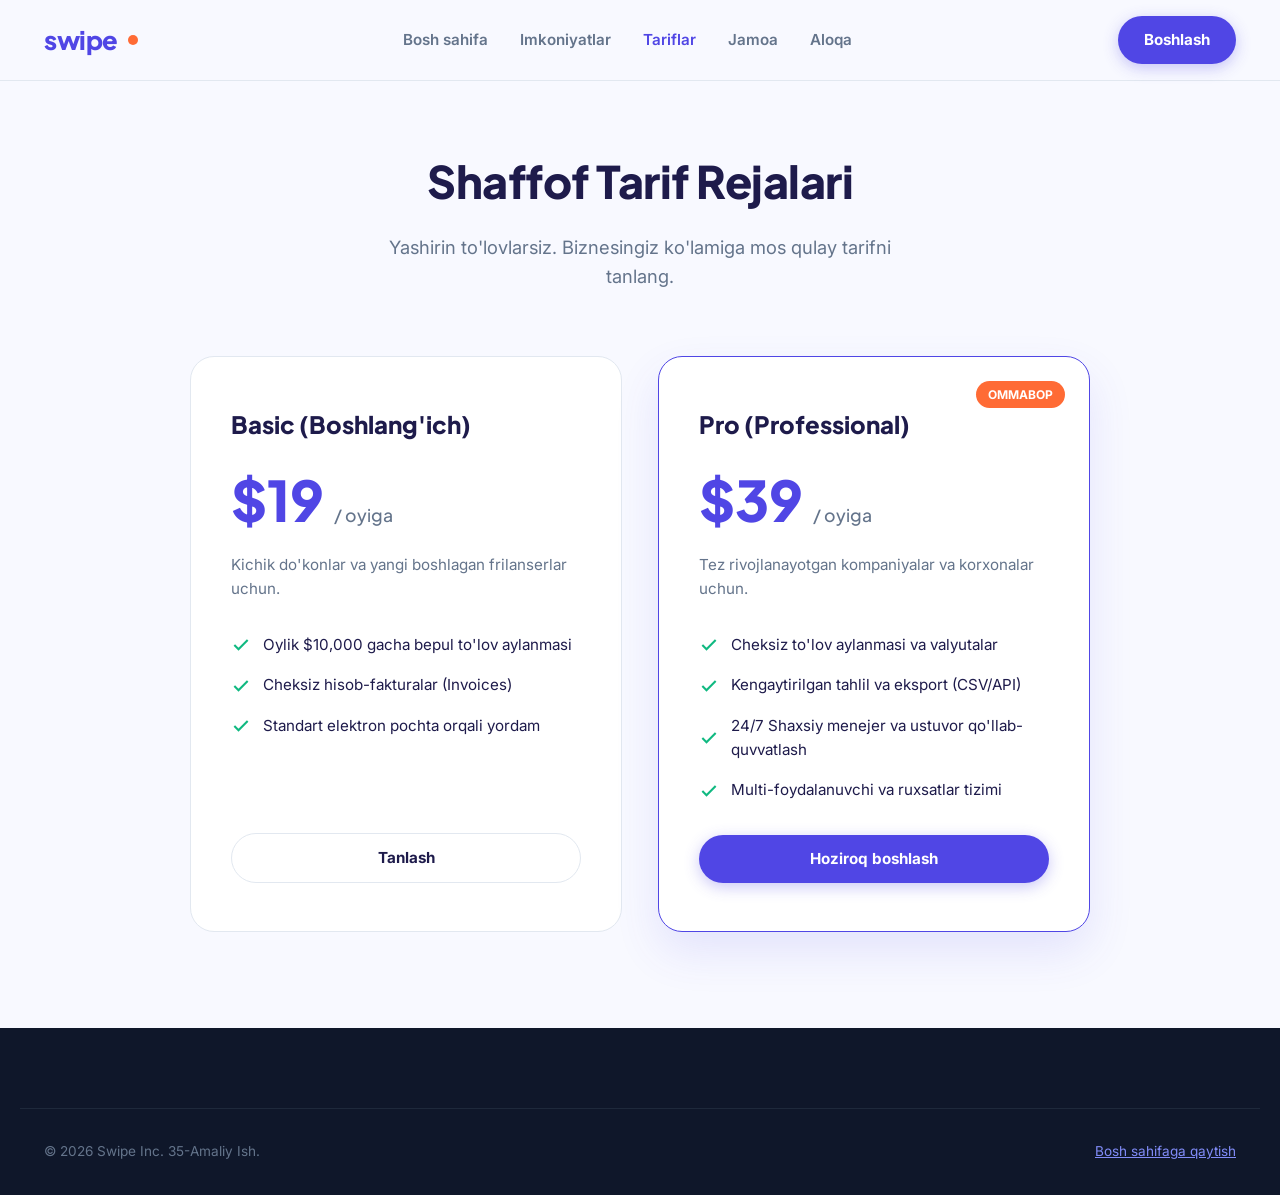
<file: pricing.html>
<!DOCTYPE html>
<html lang="uz" data-theme="light">
<head>
  <meta charset="UTF-8">
  <meta name="viewport" content="width=device-width, initial-scale=1.0">
  <title>Tariflar va Narxlar — Swipe</title>
  <meta name="description" content="Swipe to'lov platformasining shaffof tarif rejalari: Basic va Pro paketlari.">
  
  <link rel="preconnect" href="https://fonts.googleapis.com">
  <link rel="preconnect" href="https://fonts.gstatic.com" crossorigin>
  <link href="https://fonts.googleapis.com/css2?family=Inter:wght@400;500;600;700&family=Plus+Jakarta+Sans:wght@600;700;800&display=swap" rel="stylesheet">
  
  <link rel="stylesheet" href="css/styles.css">
  <link rel="icon" type="image/png" href="figma_preview.png">
</head>
<body>

  <!-- HEADER -->
  <header class="site-header">
    <div class="container header-inner">
      <a href="index.html" class="brand-logo">
        <span>swipe</span>
        <div class="brand-dot"></div>
      </a>

      <ul class="nav-menu">
        <li><a href="index.html" class="nav-link">Bosh sahifa</a></li>
        <li><a href="features.html" class="nav-link">Imkoniyatlar</a></li>
        <li><a href="pricing.html" class="nav-link active">Tariflar</a></li>
        <li><a href="about.html" class="nav-link">Jamoa</a></li>
        <li><a href="contact.html" class="nav-link">Aloqa</a></li>
      </ul>

      <div class="header-actions">
        <a href="contact.html" class="btn-primary">Boshlash</a>
      </div>
    </div>
  </header>

  <main class="container" style="padding: 64px 24px 96px;">
    <div class="section-header">
      <h1 class="section-title">Shaffof Tarif Rejalari</h1>
      <p class="hero-desc" style="margin: 0 auto;">Yashirin to'lovlarsiz. Biznesingiz ko'lamiga mos qulay tarifni tanlang.</p>
    </div>

    <div class="pricing-grid">
      <div class="pricing-card">
        <h3 class="plan-name">Basic (Boshlang'ich)</h3>
        <div class="plan-price">$19 <span>/ oyiga</span></div>
        <p style="color: var(--color-text-muted); font-size: 0.95rem;">Kichik do'konlar va yangi boshlagan frilanserlar uchun.</p>
        <ul class="plan-features">
          <li>
            <svg width="20" height="20" viewBox="0 0 24 24" fill="none" stroke="#10b981" stroke-width="2.5"><polyline points="20 6 9 17 4 12"/></svg>
            Oylik $10,000 gacha bepul to'lov aylanmasi
          </li>
          <li>
            <svg width="20" height="20" viewBox="0 0 24 24" fill="none" stroke="#10b981" stroke-width="2.5"><polyline points="20 6 9 17 4 12"/></svg>
            Cheksiz hisob-fakturalar (Invoices)
          </li>
          <li>
            <svg width="20" height="20" viewBox="0 0 24 24" fill="none" stroke="#10b981" stroke-width="2.5"><polyline points="20 6 9 17 4 12"/></svg>
            Standart elektron pochta orqali yordam
          </li>
        </ul>
        <a href="contact.html" class="btn-primary" style="background: var(--color-surface); color: var(--color-text); border: 1px solid var(--color-border); box-shadow: none;">Tanlash</a>
      </div>

      <div class="pricing-card featured">
        <div class="pricing-badge">Ommabop</div>
        <h3 class="plan-name">Pro (Professional)</h3>
        <div class="plan-price">$39 <span>/ oyiga</span></div>
        <p style="color: var(--color-text-muted); font-size: 0.95rem;">Tez rivojlanayotgan kompaniyalar va korxonalar uchun.</p>
        <ul class="plan-features">
          <li>
            <svg width="20" height="20" viewBox="0 0 24 24" fill="none" stroke="#10b981" stroke-width="2.5"><polyline points="20 6 9 17 4 12"/></svg>
            Cheksiz to'lov aylanmasi va valyutalar
          </li>
          <li>
            <svg width="20" height="20" viewBox="0 0 24 24" fill="none" stroke="#10b981" stroke-width="2.5"><polyline points="20 6 9 17 4 12"/></svg>
            Kengaytirilgan tahlil va eksport (CSV/API)
          </li>
          <li>
            <svg width="20" height="20" viewBox="0 0 24 24" fill="none" stroke="#10b981" stroke-width="2.5"><polyline points="20 6 9 17 4 12"/></svg>
            24/7 Shaxsiy menejer va ustuvor qo'llab-quvvatlash
          </li>
          <li>
            <svg width="20" height="20" viewBox="0 0 24 24" fill="none" stroke="#10b981" stroke-width="2.5"><polyline points="20 6 9 17 4 12"/></svg>
            Multi-foydalanuvchi va ruxsatlar tizimi
          </li>
        </ul>
        <a href="contact.html" class="btn-primary">Hoziroq boshlash</a>
      </div>
    </div>
  </main>

  <footer class="site-footer">
    <div class="container footer-bottom">
      <div>© 2026 Swipe Inc. 35-Amaliy Ish.</div>
      <div><a href="index.html" style="color: #818cf8; text-decoration: underline;">Bosh sahifaga qaytish</a></div>
    </div>
  </footer>

  <script src="js/main.js"></script>
</body>
</html>
</file>
<file: css/styles.css>
/* ==========================================================================
   SWIPE — 35-Amaliy Ish — Stylesheet
   Modern 3D Fintech & Business Starter Platform
   ========================================================================== */

:root {
  --color-bg: #f8f9ff;
  --color-surface: #ffffff;
  --color-text: #1e1b4b;
  --color-text-muted: #64748b;
  --color-border: #e2e8f0;
  --color-primary: #5046e5;
  --color-primary-hover: #4338ca;
  --color-primary-light: #eef2ff;
  --color-accent-orange: #ff6b35;
  --color-accent-green: #84cc16;
  --color-dark-bg: #0f172a;
  
  --font-family: 'Inter', -apple-system, BlinkMacSystemFont, "Segoe UI", Roboto, sans-serif;
  --font-heading: 'Plus Jakarta Sans', var(--font-family);
  
  --shadow-sm: 0 2px 8px rgba(0, 0, 0, 0.04);
  --shadow-md: 0 10px 30px rgba(80, 70, 229, 0.08);
  --shadow-lg: 0 20px 45px rgba(80, 70, 229, 0.12);
  --radius-sm: 8px;
  --radius-md: 16px;
  --radius-lg: 24px;
  --transition: all 0.3s cubic-bezier(0.16, 1, 0.3, 1);
}

[data-theme="dark"] {
  --color-bg: #0b0f19;
  --color-surface: #131b2e;
  --color-text: #f8fafc;
  --color-text-muted: #94a3b8;
  --color-border: #1e293b;
  --color-primary-light: #1e1b4b;
}

*, *::before, *::after {
  box-sizing: border-box;
  margin: 0;
  padding: 0;
}

html {
  scroll-behavior: smooth;
  font-size: 16px;
}

body {
  background-color: var(--color-bg);
  color: var(--color-text);
  font-family: var(--font-family);
  line-height: 1.6;
  overflow-x: hidden;
  transition: background-color 0.3s ease, color 0.3s ease;
}

a {
  color: inherit;
  text-decoration: none;
  transition: var(--transition);
}

img {
  max-width: 100%;
  height: auto;
  display: block;
}

.container {
  width: 100%;
  max-width: 1240px;
  margin: 0 auto;
  padding: 0 24px;
}

/* ==========================================================================
   HEADER
   ========================================================================== */
.site-header {
  position: sticky;
  top: 0;
  z-index: 100;
  background-color: rgba(248, 249, 255, 0.92);
  backdrop-filter: blur(12px);
  border-bottom: 1px solid var(--color-border);
  transition: var(--transition);
}

[data-theme="dark"] .site-header {
  background-color: rgba(11, 15, 25, 0.92);
}

.header-inner {
  display: flex;
  align-items: center;
  justify-content: space-between;
  height: 80px;
}

.brand-logo {
  display: flex;
  align-items: center;
  gap: 10px;
  font-family: var(--font-heading);
  font-weight: 800;
  font-size: 1.6rem;
  letter-spacing: -0.5px;
  color: var(--color-primary);
}

.brand-dot {
  width: 10px;
  height: 10px;
  border-radius: 50%;
  background: var(--color-accent-orange);
}

.nav-menu {
  display: flex;
  align-items: center;
  gap: 32px;
  list-style: none;
}

.nav-link {
  font-size: 0.95rem;
  font-weight: 600;
  color: var(--color-text-muted);
}

.nav-link:hover,
.nav-link.active {
  color: var(--color-primary);
}

.header-actions {
  display: flex;
  align-items: center;
  gap: 16px;
}

.btn-ghost {
  font-weight: 600;
  font-size: 0.95rem;
  color: var(--color-text);
  padding: 10px 18px;
  border-radius: var(--radius-sm);
  background: transparent;
  border: none;
  cursor: pointer;
  transition: var(--transition);
}

.btn-ghost:hover {
  color: var(--color-primary);
}

.btn-primary {
  display: inline-flex;
  align-items: center;
  justify-content: center;
  gap: 8px;
  padding: 12px 26px;
  background: var(--color-primary);
  color: #ffffff;
  font-weight: 700;
  font-size: 0.95rem;
  border-radius: 40px;
  border: none;
  cursor: pointer;
  box-shadow: 0 4px 15px rgba(80, 70, 229, 0.3);
  transition: var(--transition);
}

.btn-primary:hover {
  background: var(--color-primary-hover);
  transform: translateY(-2px);
  box-shadow: 0 8px 25px rgba(80, 70, 229, 0.4);
}

.theme-toggle-btn {
  width: 40px;
  height: 40px;
  border-radius: 50%;
  border: 1px solid var(--color-border);
  background: var(--color-surface);
  color: var(--color-text);
  display: flex;
  align-items: center;
  justify-content: center;
  cursor: pointer;
  transition: var(--transition);
}

.theme-toggle-btn:hover {
  border-color: var(--color-primary);
}

/* ==========================================================================
   HERO SECTION
   ========================================================================== */
.hero-section {
  padding: 80px 0 60px;
  position: relative;
  overflow: hidden;
}

.hero-grid {
  display: grid;
  grid-template-columns: 1.1fr 0.9fr;
  align-items: center;
  gap: 48px;
}

.hero-badge {
  display: inline-flex;
  align-items: center;
  gap: 8px;
  padding: 8px 18px;
  border-radius: 30px;
  background-color: var(--color-primary-light);
  color: var(--color-primary);
  font-size: 0.85rem;
  font-weight: 700;
  margin-bottom: 24px;
}

.hero-title {
  font-family: var(--font-heading);
  font-size: clamp(2.5rem, 5vw, 4rem);
  font-weight: 800;
  line-height: 1.15;
  letter-spacing: -1px;
  margin-bottom: 24px;
}

.hero-desc {
  font-size: 1.15rem;
  color: var(--color-text-muted);
  margin-bottom: 36px;
  max-width: 520px;
}

.hero-3d-wrap {
  position: relative;
  display: flex;
  justify-content: center;
  align-items: center;
  height: 480px;
}

.spiral-shape {
  width: 90%;
  max-width: 420px;
  animation: floatSpiral 6s ease-in-out infinite;
}

@keyframes floatSpiral {
  0%, 100% { transform: translateY(0) rotate(0deg); }
  50% { transform: translateY(-15px) rotate(3deg); }
}

/* ==========================================================================
   PARTNER LOGOS
   ========================================================================== */
.partners-band {
  padding: 40px 0;
  border-top: 1px solid var(--color-border);
  border-bottom: 1px solid var(--color-border);
  background-color: var(--color-surface);
}

.partners-wrap {
  display: flex;
  align-items: center;
  justify-content: space-around;
  flex-wrap: wrap;
  gap: 32px;
  opacity: 0.7;
}

.partner-item {
  font-family: var(--font-heading);
  font-size: 1.4rem;
  font-weight: 800;
  letter-spacing: 1px;
  color: var(--color-text-muted);
}

/* ==========================================================================
   IN NUMBERS SECTION
   ========================================================================== */
.numbers-section {
  padding: 96px 0;
}

.numbers-grid {
  display: grid;
  grid-template-columns: 1fr 1fr;
  gap: 64px;
  align-items: center;
}

.numbers-visual {
  display: flex;
  justify-content: center;
  align-items: center;
  position: relative;
}

.pyramid-img {
  width: 300px;
  animation: floatPyramid 5s ease-in-out infinite;
}

@keyframes floatPyramid {
  0%, 100% { transform: translateY(0); }
  50% { transform: translateY(-12px); }
}

.numbers-content h2 {
  font-family: var(--font-heading);
  font-size: 2.5rem;
  font-weight: 800;
  margin-bottom: 36px;
}

.stats-list {
  display: flex;
  flex-direction: column;
  gap: 32px;
}

.stat-row {
  display: flex;
  align-items: baseline;
  justify-content: space-between;
  border-bottom: 1px solid var(--color-border);
  padding-bottom: 16px;
}

.stat-number {
  font-family: var(--font-heading);
  font-size: 2.8rem;
  font-weight: 800;
  color: var(--color-primary);
}

.stat-label {
  font-size: 1.1rem;
  font-weight: 600;
  color: var(--color-text-muted);
}

/* ==========================================================================
   FEATURES (3D CARDS)
   ========================================================================== */
.features-section {
  padding: 96px 0;
  background-color: var(--color-surface);
}

.section-header {
  text-align: center;
  max-width: 680px;
  margin: 0 auto 64px;
}

.section-title {
  font-family: var(--font-heading);
  font-size: clamp(2rem, 3.5vw, 3rem);
  font-weight: 800;
  letter-spacing: -0.5px;
  margin-bottom: 16px;
}

.features-grid {
  display: grid;
  grid-template-columns: repeat(3, 1fr);
  gap: 32px;
}

.feature-card {
  background: var(--color-bg);
  border: 1px solid var(--color-border);
  border-radius: var(--radius-md);
  padding: 40px 32px;
  display: flex;
  flex-direction: column;
  align-items: center;
  text-align: center;
  transition: var(--transition);
}

.feature-card:hover {
  transform: translateY(-8px);
  border-color: var(--color-primary);
  box-shadow: var(--shadow-lg);
}

.feature-icon-wrap {
  width: 120px;
  height: 120px;
  margin-bottom: 28px;
  display: flex;
  align-items: center;
  justify-content: center;
}

.feature-title {
  font-family: var(--font-heading);
  font-size: 1.4rem;
  font-weight: 700;
  margin-bottom: 14px;
}

.feature-desc {
  font-size: 0.95rem;
  color: var(--color-text-muted);
  line-height: 1.6;
}

/* ==========================================================================
   TEAM OFFICE FULL-WIDTH BANNER
   ========================================================================== */
.office-banner-section {
  width: 100%;
  height: 480px;
  overflow: hidden;
  position: relative;
}

.office-banner-section img {
  width: 100%;
  height: 100%;
  object-fit: cover;
}

/* ==========================================================================
   PRICING PLANS
   ========================================================================== */
.pricing-section {
  padding: 96px 0;
}

.pricing-grid {
  display: grid;
  grid-template-columns: 1fr 1fr;
  gap: 36px;
  max-width: 900px;
  margin: 0 auto;
}

.pricing-card {
  background: var(--color-surface);
  border: 1px solid var(--color-border);
  border-radius: var(--radius-lg);
  padding: 48px 40px;
  position: relative;
  transition: var(--transition);
  display: flex;
  flex-direction: column;
}

.pricing-card.featured {
  border-color: var(--color-primary);
  box-shadow: var(--shadow-lg);
}

.pricing-badge {
  position: absolute;
  top: 24px;
  right: 24px;
  background: var(--color-accent-orange);
  color: #ffffff;
  font-size: 0.75rem;
  font-weight: 700;
  padding: 4px 12px;
  border-radius: 20px;
  text-transform: uppercase;
}

.plan-name {
  font-family: var(--font-heading);
  font-size: 1.5rem;
  font-weight: 800;
  margin-bottom: 12px;
}

.plan-price {
  font-family: var(--font-heading);
  font-size: 3.5rem;
  font-weight: 800;
  color: var(--color-primary);
  margin-bottom: 8px;
}

.plan-price span {
  font-size: 1.1rem;
  font-weight: 500;
  color: var(--color-text-muted);
}

.plan-features {
  list-style: none;
  margin: 32px 0;
  display: flex;
  flex-direction: column;
  gap: 16px;
  flex-grow: 1;
}

.plan-features li {
  display: flex;
  align-items: center;
  gap: 12px;
  font-size: 0.95rem;
}

.plan-features li svg {
  color: #10b981;
  flex-shrink: 0;
}

/* ==========================================================================
   MEET THE TEAM
   ========================================================================== */
.team-section {
  padding: 96px 0;
  background-color: var(--color-surface);
}

.team-grid {
  display: grid;
  grid-template-columns: repeat(4, 1fr);
  gap: 32px;
}

.team-card {
  text-align: center;
  transition: var(--transition);
}

.team-card:hover {
  transform: translateY(-6px);
}

.team-avatar {
  width: 140px;
  height: 140px;
  border-radius: 50%;
  margin: 0 auto 20px;
  overflow: hidden;
  border: 4px solid var(--color-bg);
  box-shadow: var(--shadow-md);
}

.team-avatar img {
  width: 100%;
  height: 100%;
  object-fit: cover;
}

.team-name {
  font-family: var(--font-heading);
  font-size: 1.15rem;
  font-weight: 700;
  margin-bottom: 4px;
}

.team-role {
  font-size: 0.85rem;
  color: var(--color-text-muted);
}

/* ==========================================================================
   FAQ ACCORDION
   ========================================================================== */
.faq-section {
  padding: 96px 0;
}

.faq-list {
  max-width: 800px;
  margin: 0 auto;
  display: flex;
  flex-direction: column;
  gap: 16px;
}

.faq-item {
  background: var(--color-surface);
  border: 1px solid var(--color-border);
  border-radius: var(--radius-md);
  overflow: hidden;
  transition: var(--transition);
}

.faq-question {
  width: 100%;
  padding: 24px 28px;
  text-align: left;
  background: none;
  border: none;
  cursor: pointer;
  display: flex;
  align-items: center;
  justify-content: space-between;
  font-family: var(--font-heading);
  font-size: 1.15rem;
  font-weight: 700;
  color: var(--color-text);
}

.faq-icon {
  font-size: 1.5rem;
  color: var(--color-primary);
  transition: transform 0.3s ease;
}

.faq-item.active .faq-icon {
  transform: rotate(45deg);
}

.faq-answer {
  max-height: 0;
  overflow: hidden;
  padding: 0 28px;
  color: var(--color-text-muted);
  font-size: 0.95rem;
  line-height: 1.6;
  transition: max-height 0.3s ease, padding 0.3s ease;
}

.faq-item.active .faq-answer {
  max-height: 200px;
  padding-bottom: 24px;
}

/* ==========================================================================
   TESTIMONIALS
   ========================================================================== */
.testimonial-section {
  padding: 96px 0;
  background: var(--color-surface);
}

.testimonial-card {
  max-width: 760px;
  margin: 0 auto;
  background: var(--color-bg);
  border: 1px solid var(--color-border);
  border-radius: var(--radius-lg);
  padding: 48px;
  display: flex;
  gap: 32px;
  align-items: center;
}

.testimonial-avatar {
  width: 90px;
  height: 90px;
  border-radius: 50%;
  overflow: hidden;
  flex-shrink: 0;
}

.testimonial-avatar img {
  width: 100%;
  height: 100%;
  object-fit: cover;
}

.testimonial-text {
  font-size: 1.2rem;
  font-weight: 500;
  line-height: 1.5;
  margin-bottom: 16px;
}

.testimonial-author strong {
  display: block;
  font-family: var(--font-heading);
  font-size: 1rem;
}

.testimonial-author span {
  font-size: 0.85rem;
  color: var(--color-text-muted);
}

/* ==========================================================================
   PRESS & ARTICLES
   ========================================================================== */
.press-section {
  padding: 96px 0;
}

.press-grid {
  display: grid;
  grid-template-columns: repeat(3, 1fr);
  gap: 32px;
}

.press-card {
  background: var(--color-surface);
  border: 1px solid var(--color-border);
  border-radius: var(--radius-md);
  overflow: hidden;
  transition: var(--transition);
}

.press-card:hover {
  transform: translateY(-6px);
  box-shadow: var(--shadow-md);
}

.press-thumb {
  height: 200px;
  overflow: hidden;
}

.press-thumb img {
  width: 100%;
  height: 100%;
  object-fit: cover;
}

.press-body {
  padding: 24px;
}

.press-date {
  font-size: 0.8rem;
  font-weight: 600;
  color: var(--color-primary);
  margin-bottom: 8px;
  display: block;
}

.press-title {
  font-family: var(--font-heading);
  font-size: 1.2rem;
  font-weight: 700;
  line-height: 1.4;
  margin-bottom: 12px;
}

/* ==========================================================================
   CONTACT US
   ========================================================================== */
.contact-section {
  padding: 96px 0;
  background-color: var(--color-surface);
}

.contact-wrap {
  display: grid;
  grid-template-columns: 1fr 1.2fr;
  gap: 64px;
  align-items: center;
}

.contact-form-box {
  background: var(--color-bg);
  border: 1px solid var(--color-border);
  padding: 40px;
  border-radius: var(--radius-md);
}

.contact-form-box form {
  display: flex;
  flex-direction: column;
  gap: 20px;
}

.contact-form-box input,
.contact-form-box textarea {
  width: 100%;
  padding: 14px 18px;
  background: var(--color-surface);
  border: 1px solid var(--color-border);
  border-radius: var(--radius-sm);
  color: var(--color-text);
  outline: none;
  transition: var(--transition);
}

.contact-form-box input:focus,
.contact-form-box textarea:focus {
  border-color: var(--color-primary);
}

/* ==========================================================================
   FOOTER
   ========================================================================== */
.site-footer {
  background-color: var(--color-dark-bg);
  color: #f8fafc;
  padding: 80px 0 32px;
}

.footer-grid {
  display: grid;
  grid-template-columns: 2fr 1fr 1fr 1fr;
  gap: 48px;
  margin-bottom: 64px;
}

.footer-brand h4 {
  font-family: var(--font-heading);
  font-size: 1.6rem;
  font-weight: 800;
  color: #ffffff;
  margin-bottom: 16px;
}

.footer-brand p {
  color: #94a3b8;
  max-width: 320px;
  font-size: 0.95rem;
}

.footer-col h5 {
  font-family: var(--font-heading);
  font-size: 1rem;
  font-weight: 700;
  color: #ffffff;
  margin-bottom: 20px;
}

.footer-links {
  list-style: none;
  display: flex;
  flex-direction: column;
  gap: 12px;
}

.footer-links a {
  color: #94a3b8;
  font-size: 0.95rem;
}

.footer-links a:hover {
  color: #ffffff;
}

.footer-bottom {
  border-top: 1px solid #1e293b;
  padding-top: 32px;
  display: flex;
  align-items: center;
  justify-content: space-between;
  color: #64748b;
  font-size: 0.85rem;
}

/* ==========================================================================
   RESPONSIVE
   ========================================================================== */
@media (max-width: 1024px) {
  .hero-grid,
  .numbers-grid,
  .contact-wrap {
    grid-template-columns: 1fr;
  }
  .features-grid,
  .press-grid {
    grid-template-columns: 1fr;
  }
  .team-grid {
    grid-template-columns: repeat(2, 1fr);
  }
  .pricing-grid {
    grid-template-columns: 1fr;
  }
  .footer-grid {
    grid-template-columns: 1fr 1fr;
  }
}

@media (max-width: 768px) {
  .nav-menu {
    display: none;
  }
  .testimonial-card {
    flex-direction: column;
    text-align: center;
  }
  .footer-grid {
    grid-template-columns: 1fr;
  }
  .footer-bottom {
    flex-direction: column;
    gap: 16px;
    text-align: center;
  }
}
</file>
